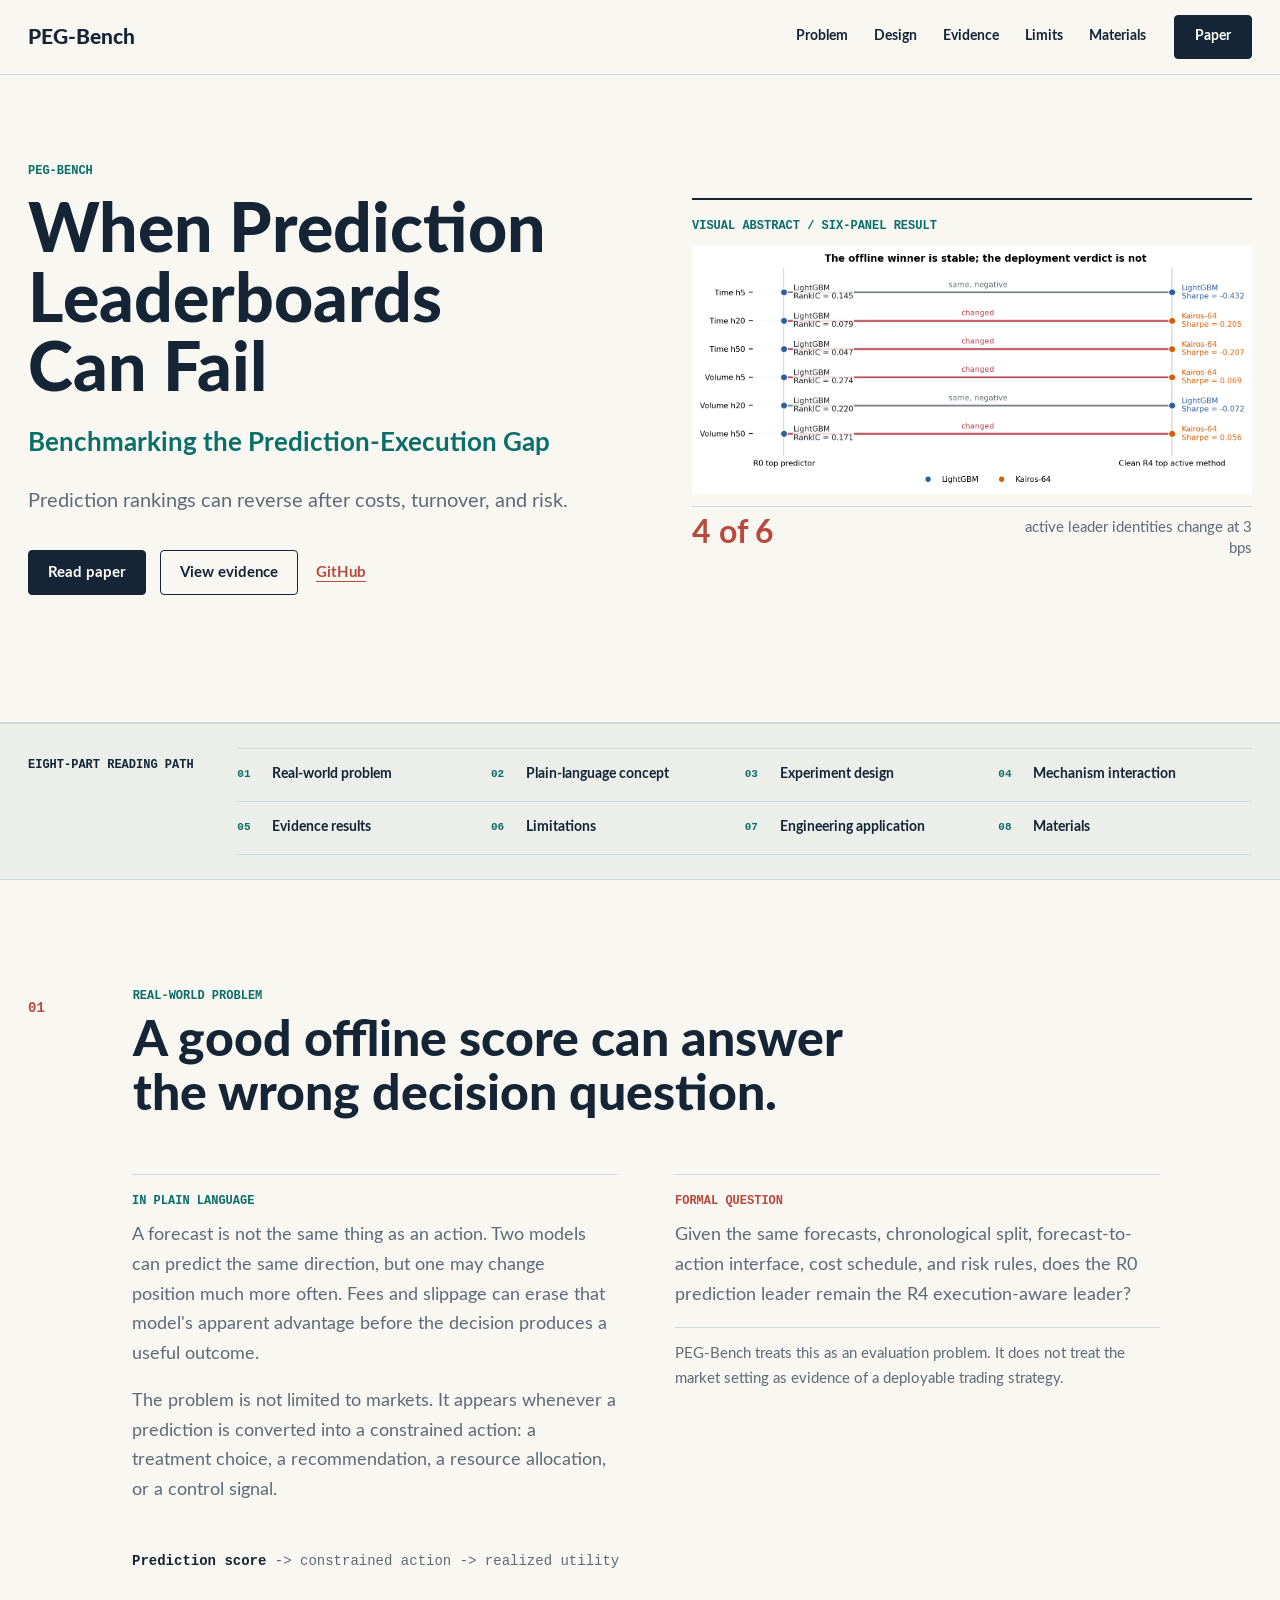
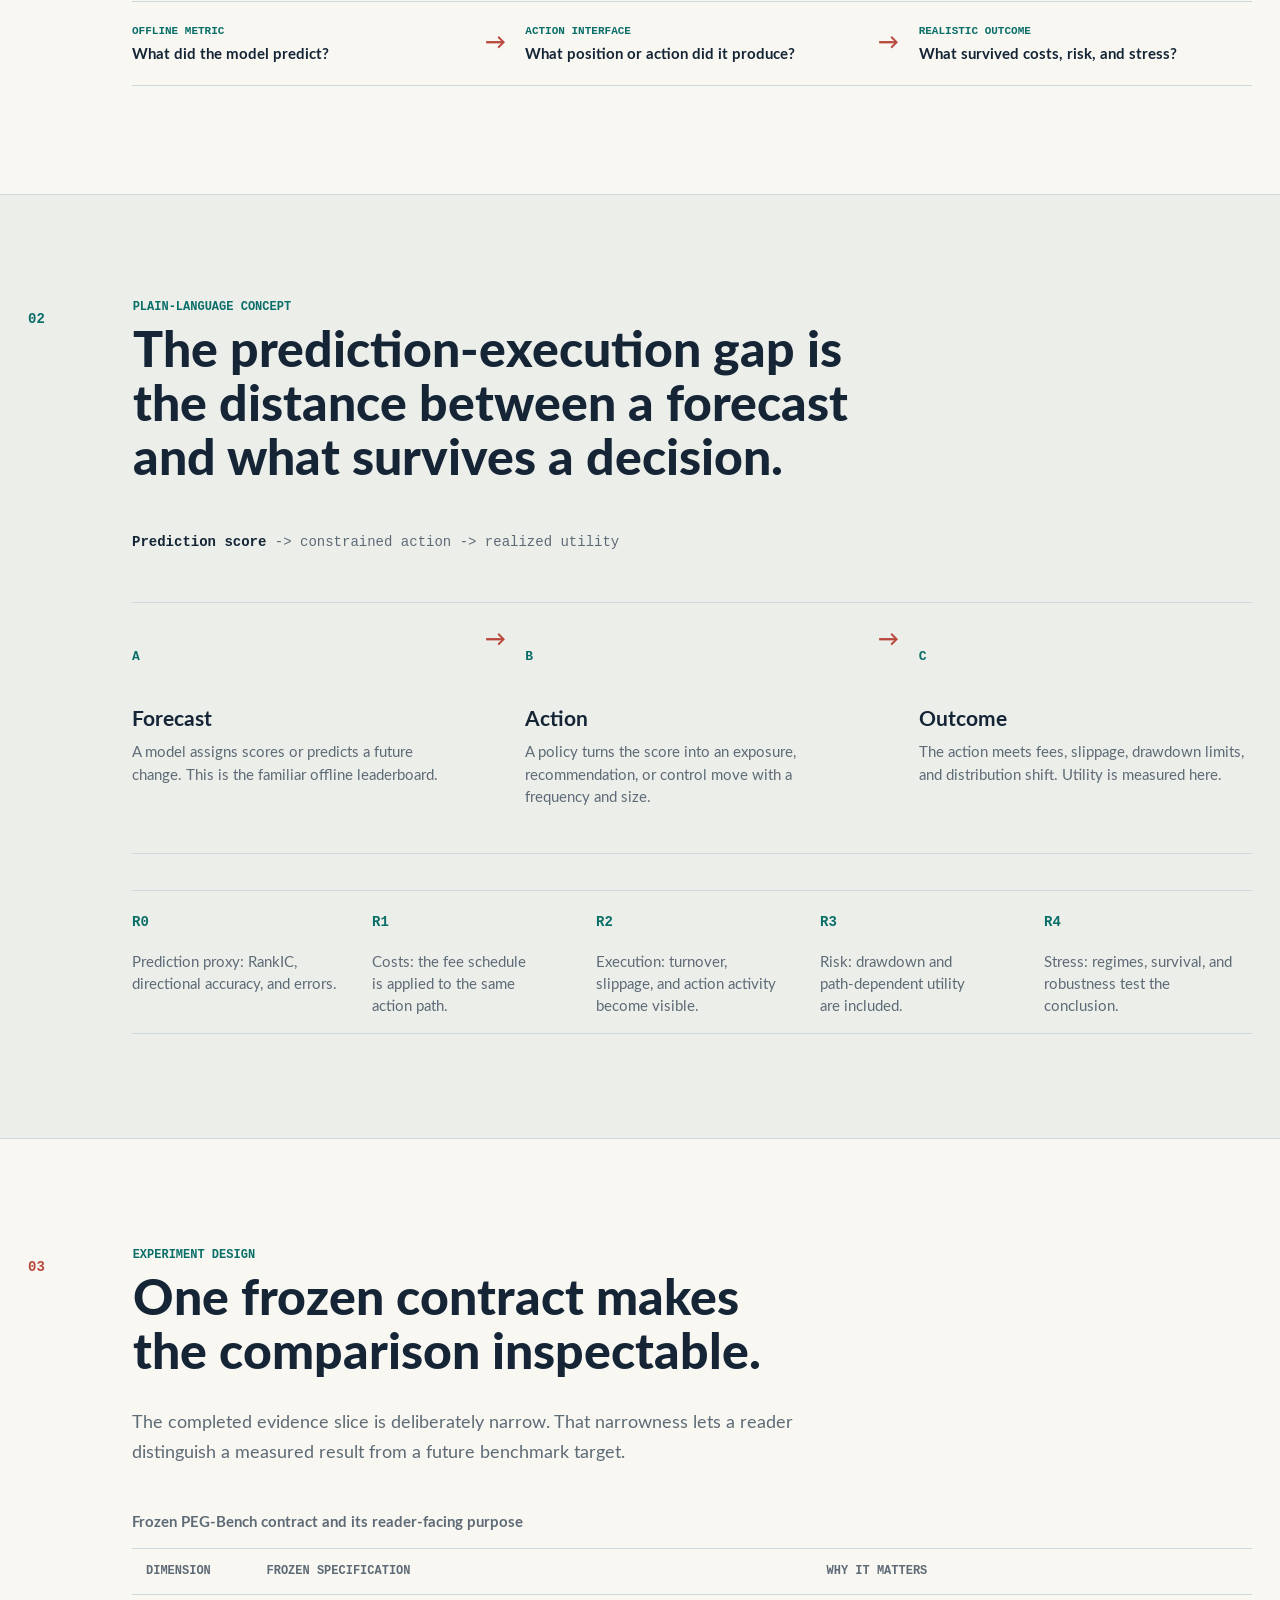
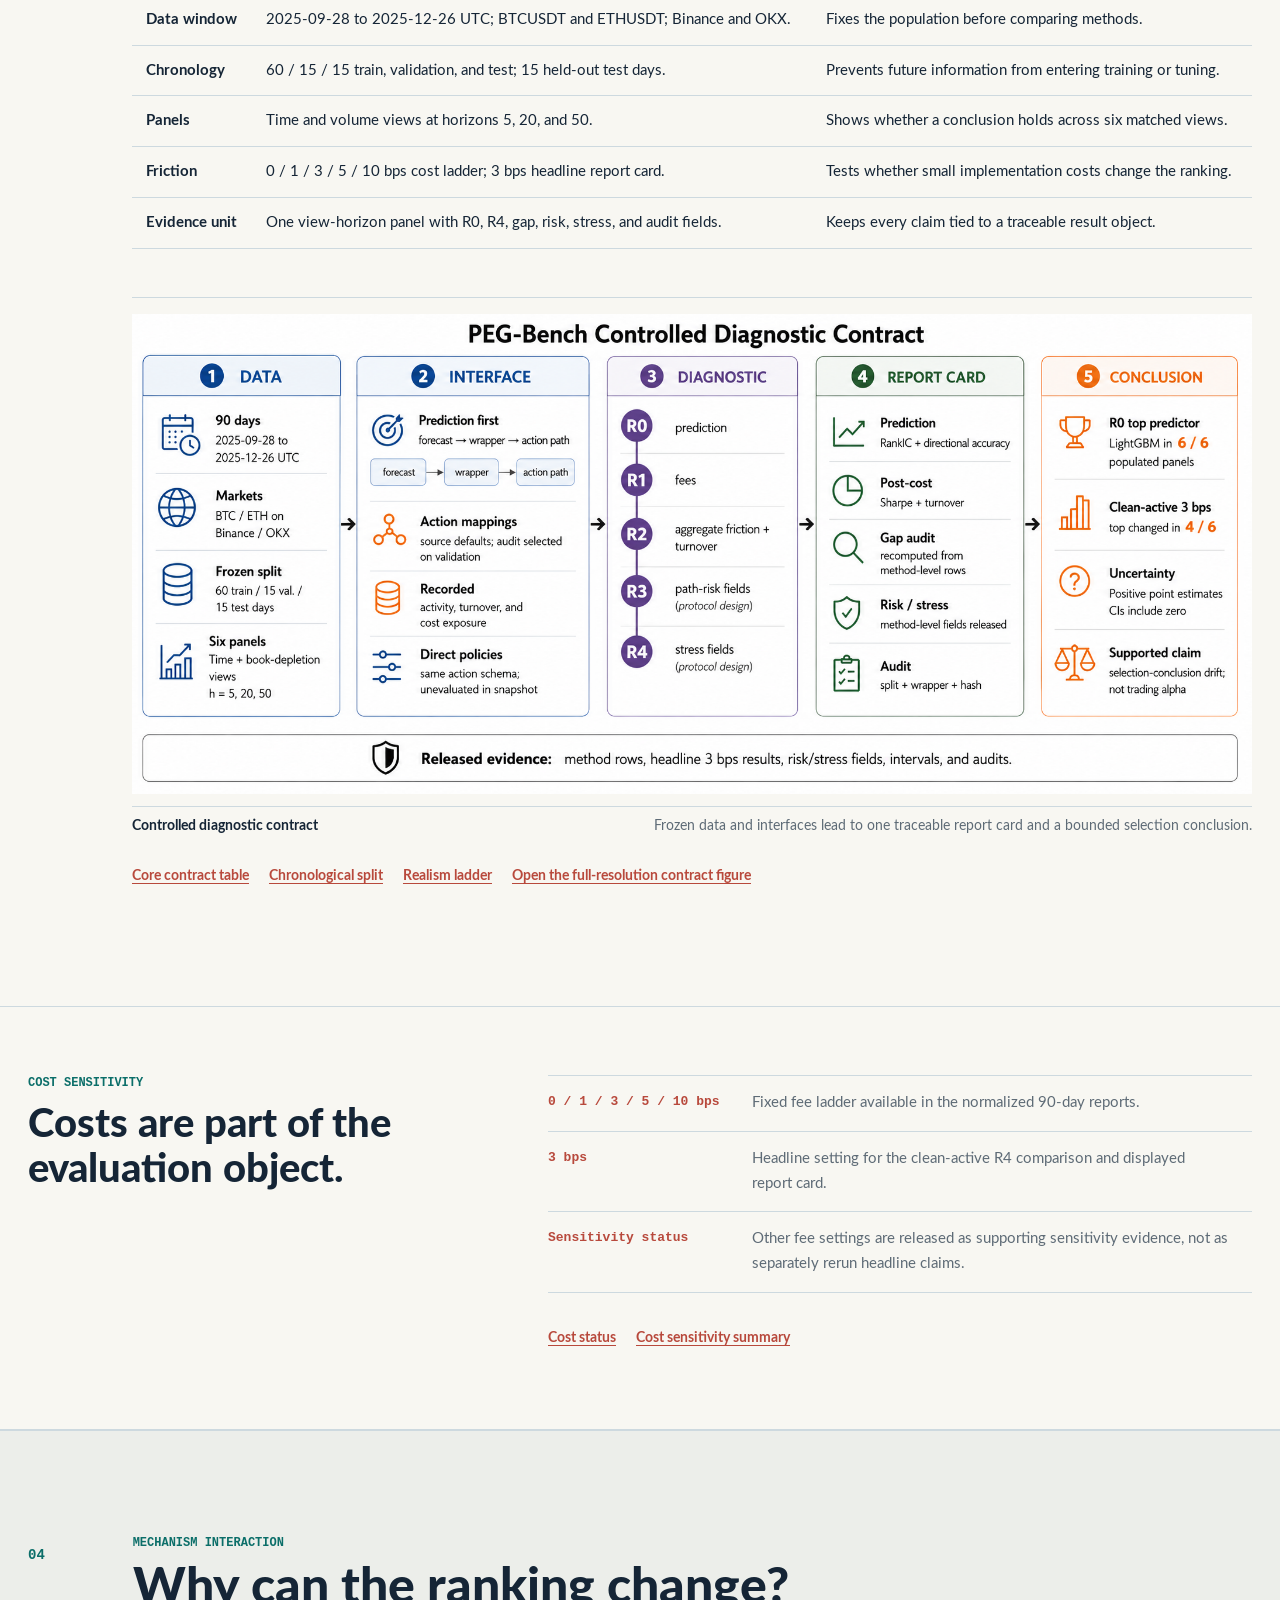
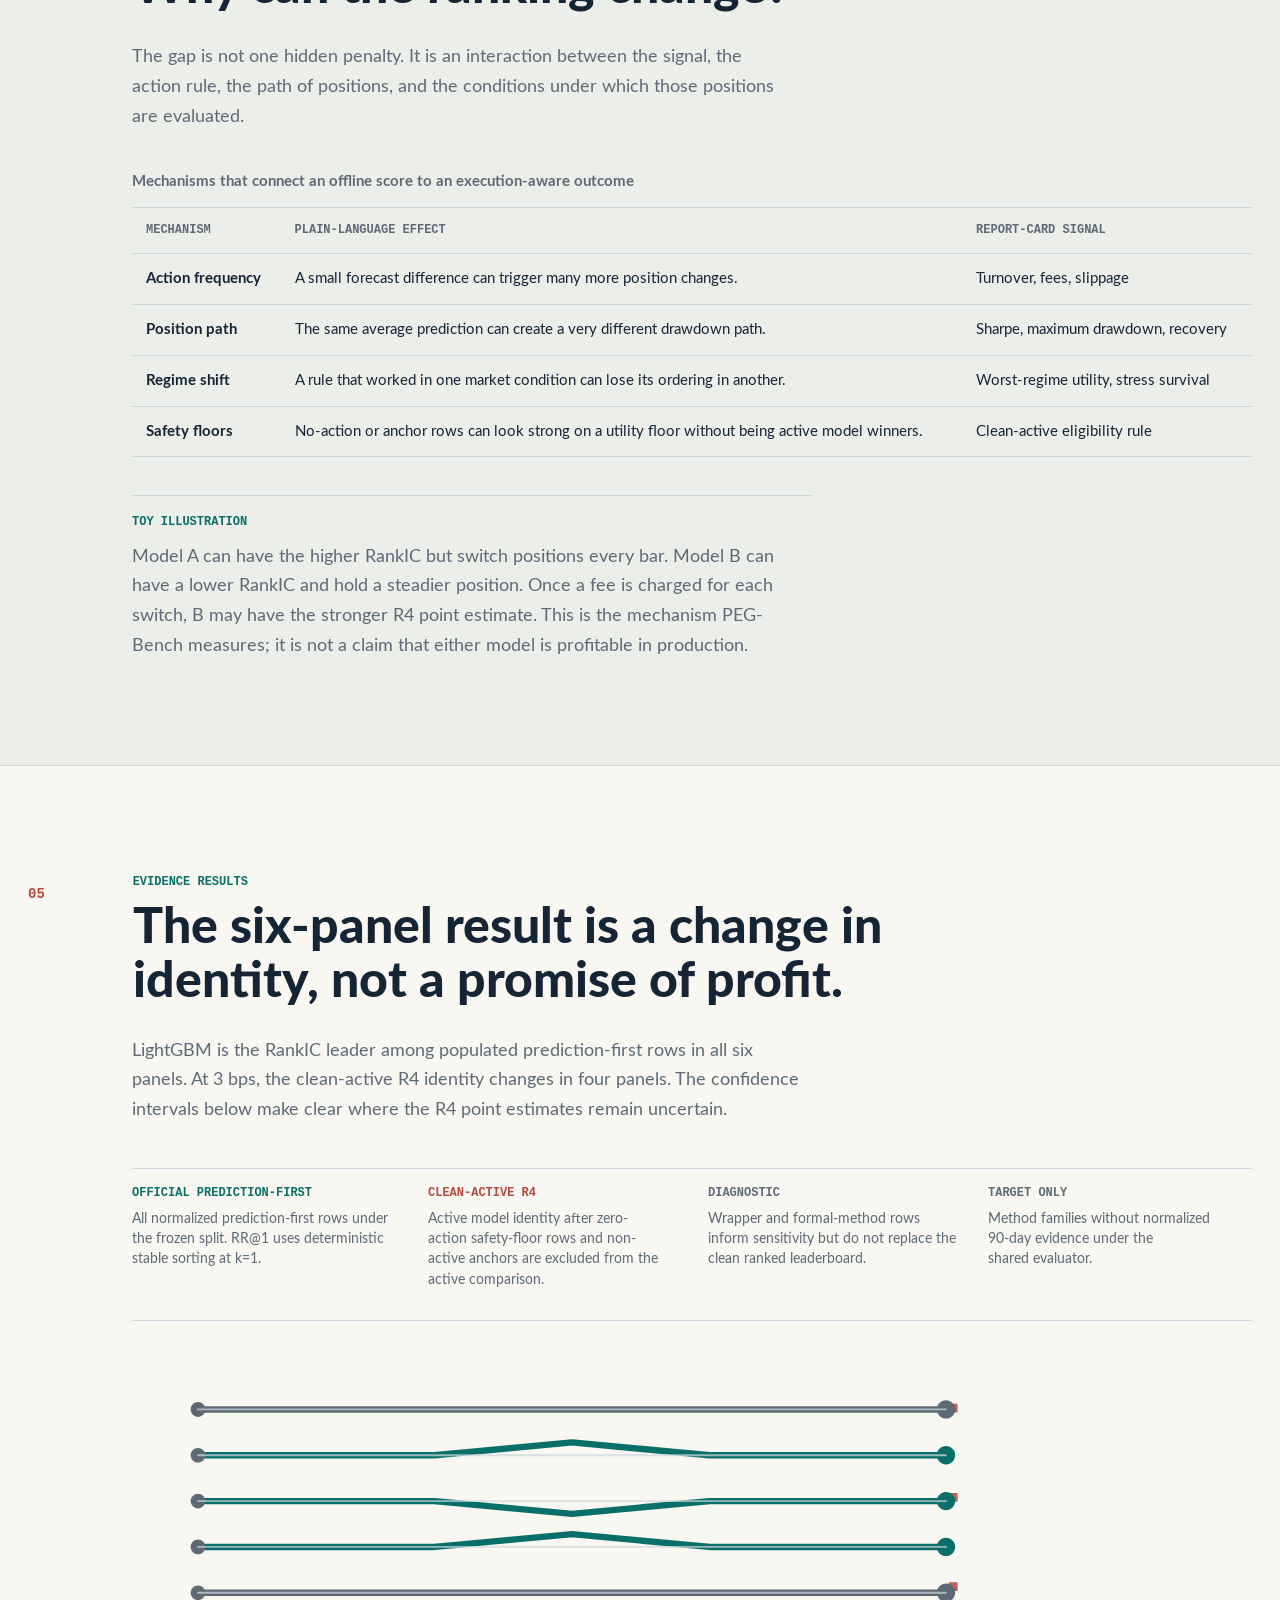
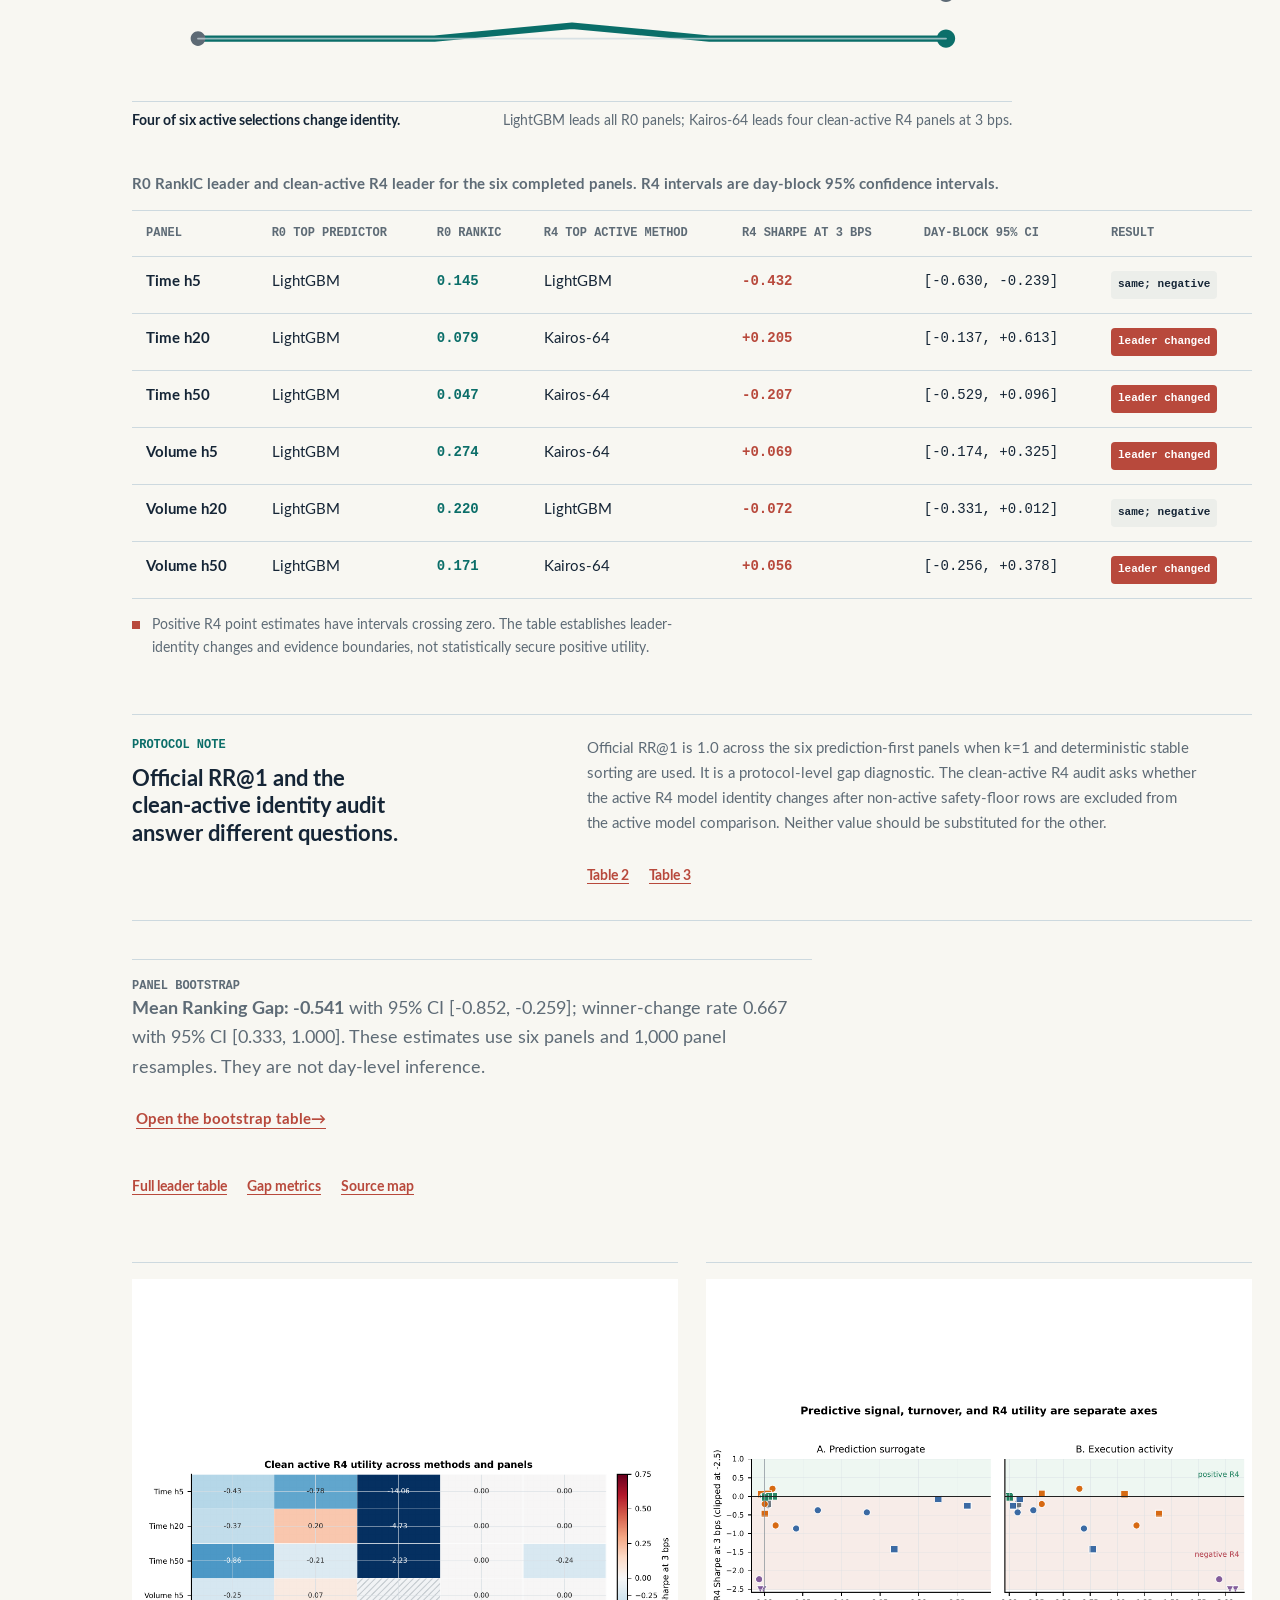
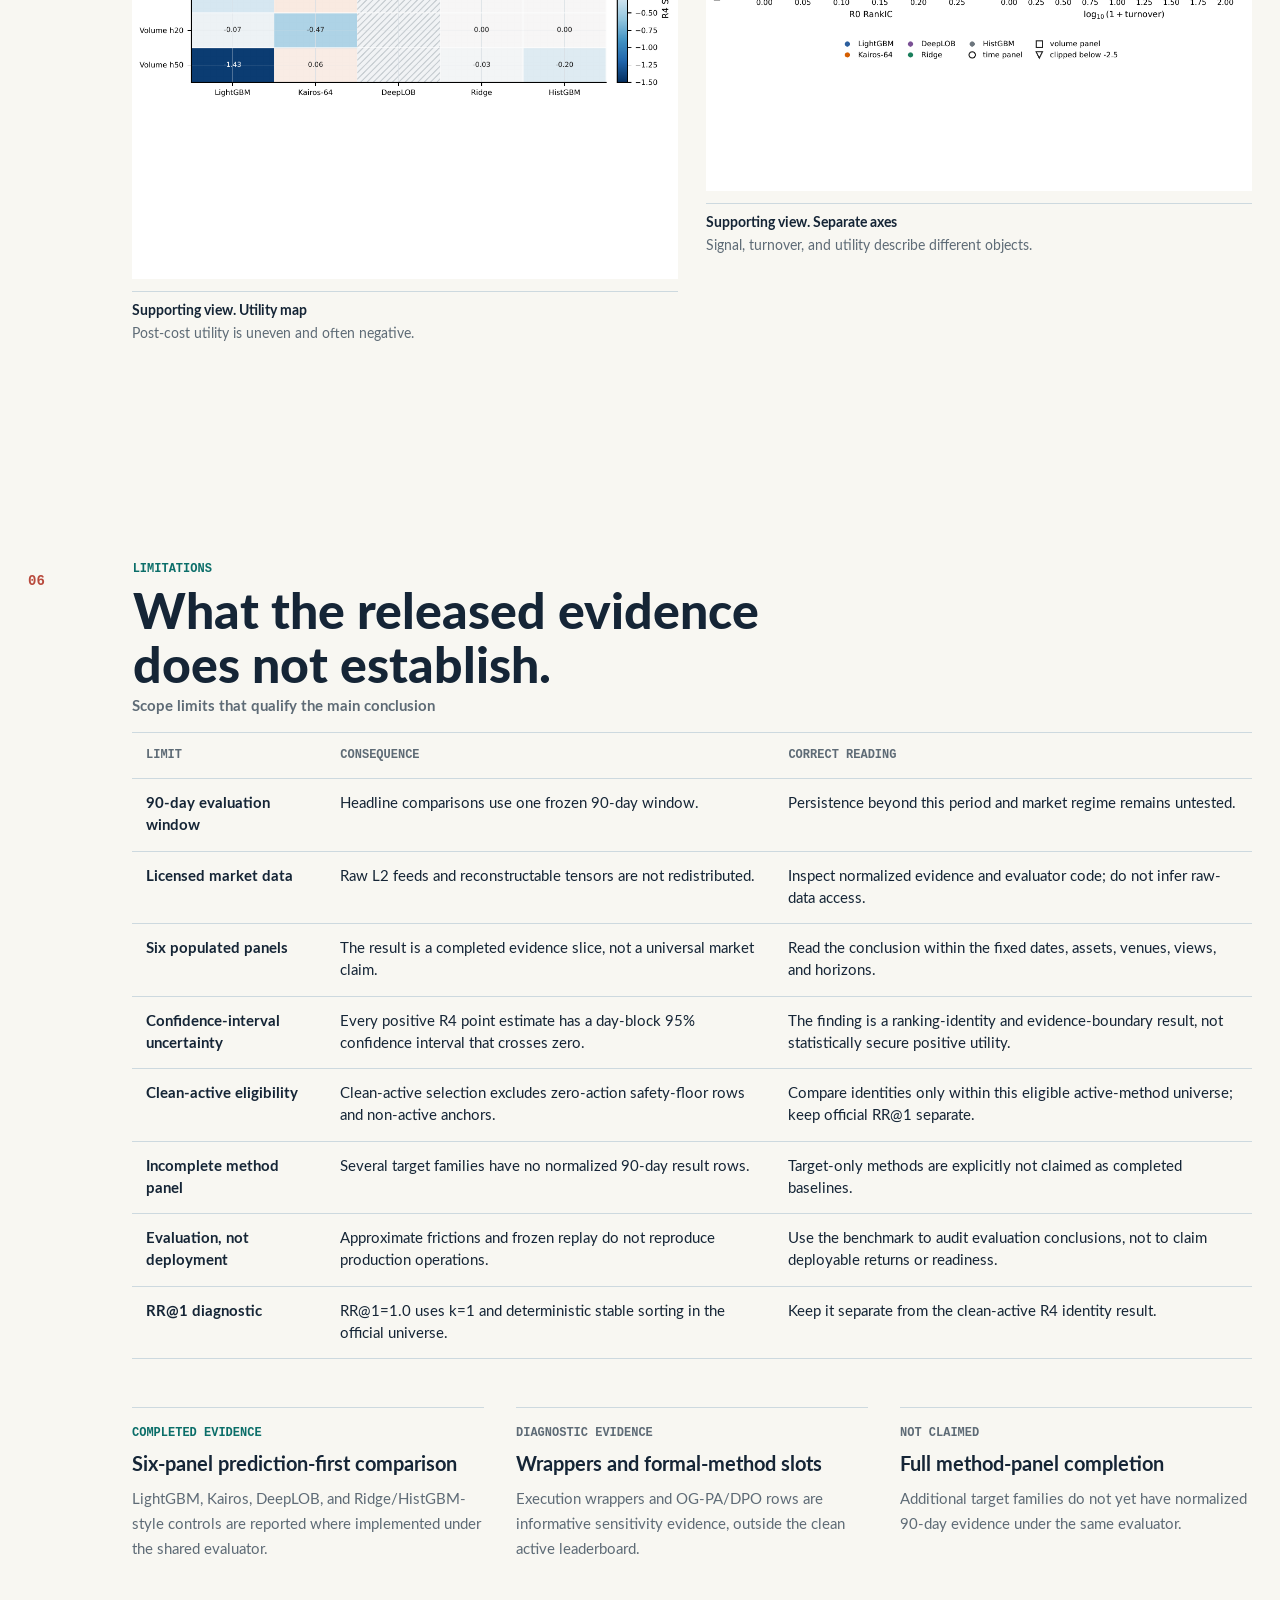
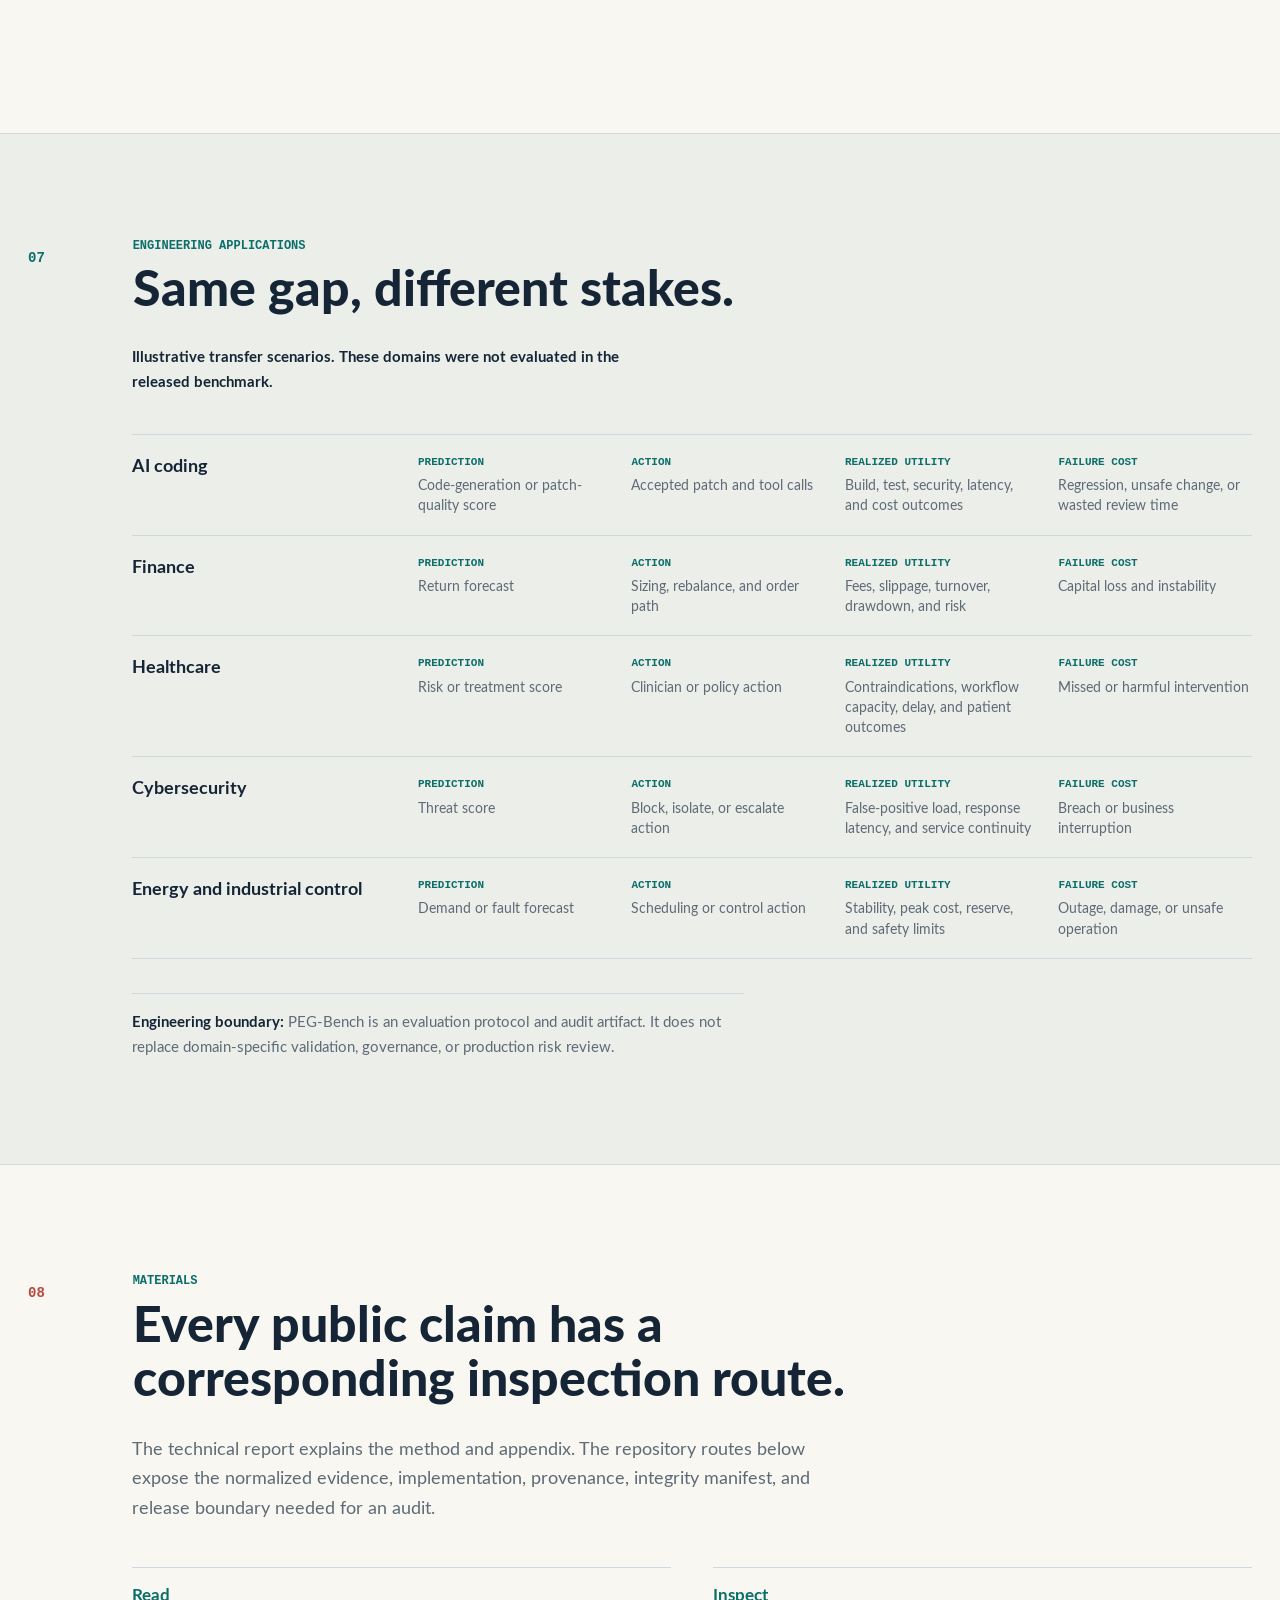
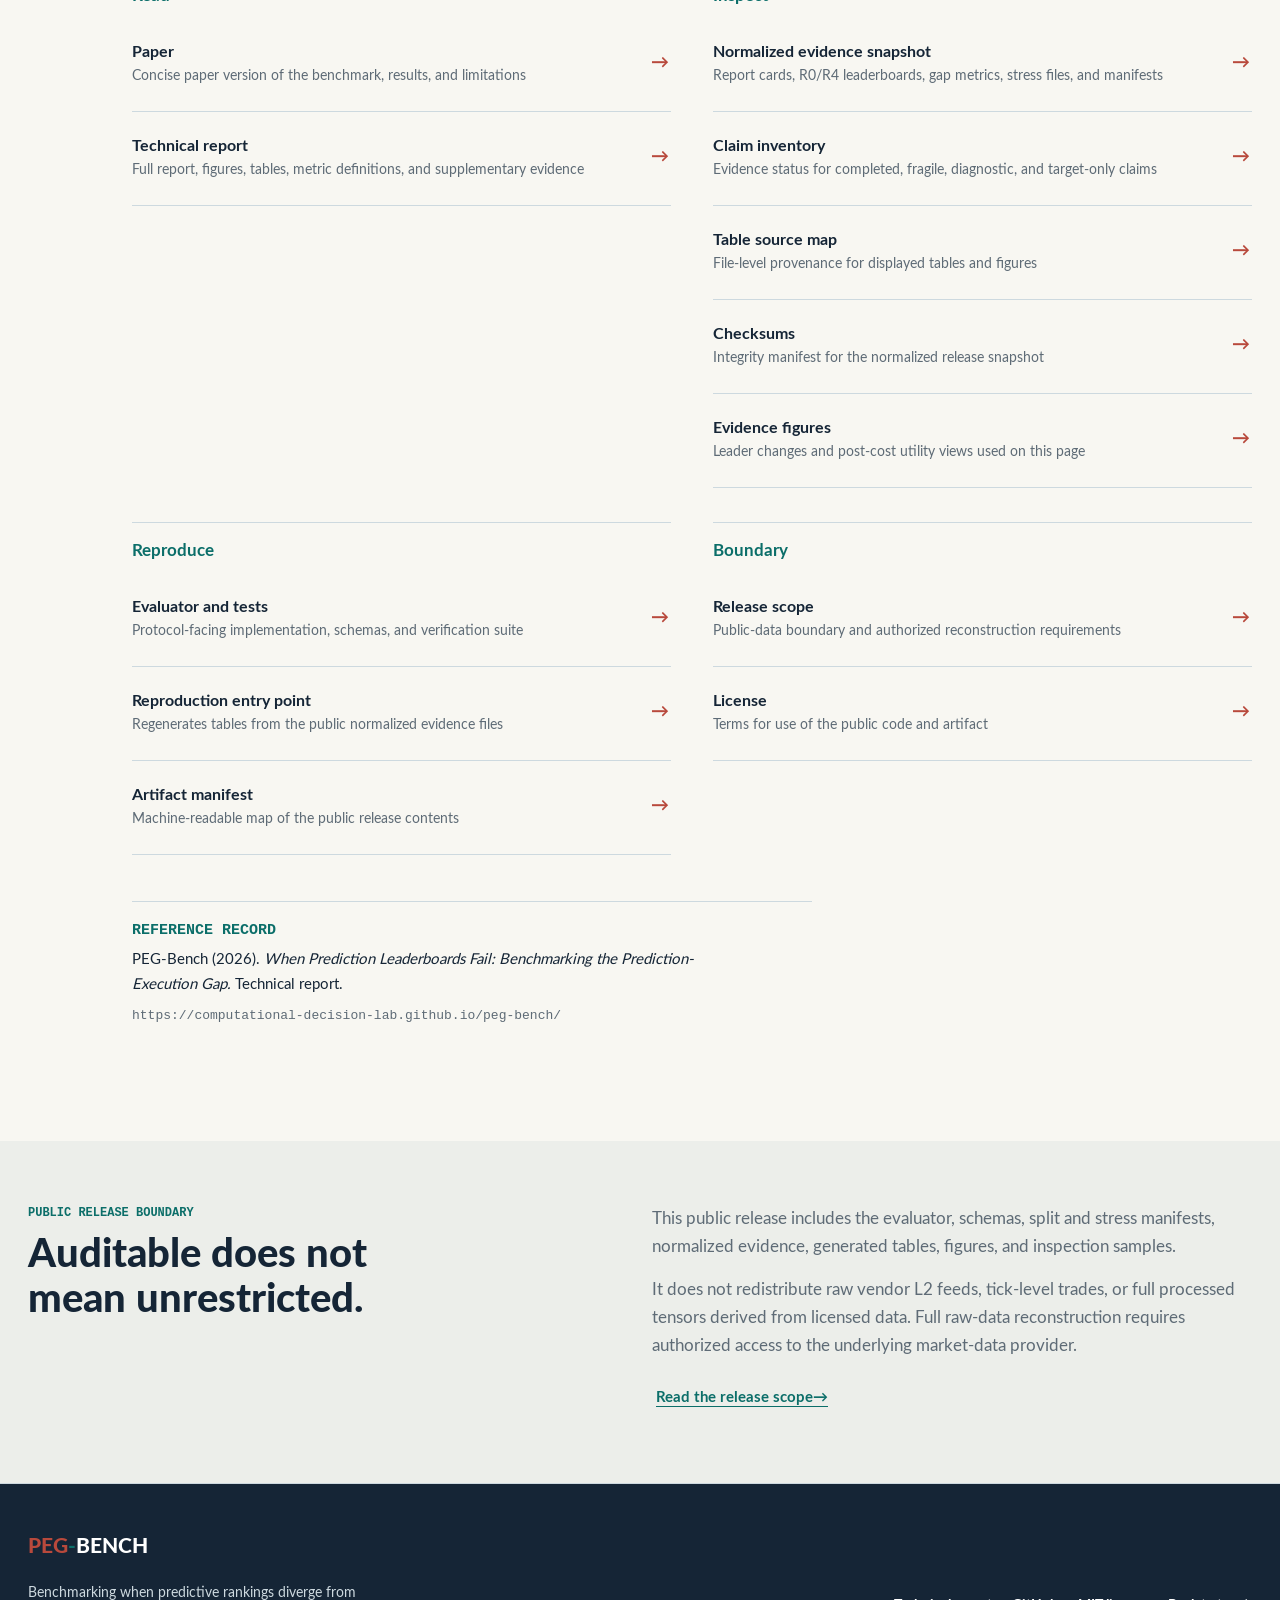
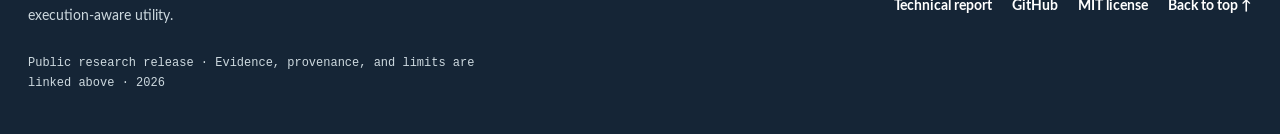
<file: docs/index.html>
<!doctype html>
<html lang="en">
<head>
  <meta charset="utf-8">
  <meta name="viewport" content="width=device-width, initial-scale=1">
  <title>When Prediction Leaderboards Can Fail | PEG-Bench</title>
  <meta name="description" content="PEG-Bench tests when offline prediction rankings fail to preserve execution-aware model selection after costs, turnover, and risk.">
  <link rel="canonical" href="https://computational-decision-lab.github.io/peg-bench/">
  <meta name="theme-color" content="#F8F7F2">
  <meta property="og:type" content="article">
  <meta property="og:site_name" content="PEG-Bench">
  <meta property="og:title" content="When Prediction Leaderboards Can Fail | PEG-Bench">
  <meta property="og:description" content="Prediction rankings can reverse after costs, turnover, and risk.">
  <meta property="og:url" content="https://computational-decision-lab.github.io/peg-bench/">
  <meta property="og:image" content="https://computational-decision-lab.github.io/peg-bench/assets/peg-bench-social.png">
  <meta property="og:image:type" content="image/png">
  <meta property="og:image:width" content="1200">
  <meta property="og:image:height" content="630">
  <meta property="og:image:alt" content="PEG-Bench six-panel leader trace showing four of six identities changing at 3 bps">
  <meta name="twitter:card" content="summary_large_image">
  <meta name="twitter:title" content="When Prediction Leaderboards Can Fail | PEG-Bench">
  <meta name="twitter:description" content="Prediction rankings can reverse after costs, turnover, and risk.">
  <meta name="twitter:image" content="https://computational-decision-lab.github.io/peg-bench/assets/peg-bench-social.png">
  <meta name="twitter:image:alt" content="PEG-Bench six-panel leader trace showing four of six identities changing at 3 bps">
  <link rel="icon" href="data:image/svg+xml,%3Csvg xmlns='http://www.w3.org/2000/svg' viewBox='0 0 64 64'%3E%3Crect width='64' height='64' fill='%23152536'/%3E%3Cpath d='M13 17h38M13 32h38M13 47h38' stroke='%23B8493C' stroke-width='6'/%3E%3C/svg%3E">
  <link rel="stylesheet" href="./styles.css">
  <script type="application/ld+json">
  {
    "@context": "https://schema.org",
    "@type": "ScholarlyArticle",
    "name": "When Prediction Leaderboards Can Fail",
    "headline": "When Prediction Leaderboards Can Fail",
    "url": "https://computational-decision-lab.github.io/peg-bench/",
    "mainEntityOfPage": "https://computational-decision-lab.github.io/peg-bench/",
    "dateModified": "2026-08-05",
    "inLanguage": "en",
    "isAccessibleForFree": true,
    "abstract": "PEG-Bench tests when offline prediction rankings fail to preserve execution-aware model selection after costs, turnover, and risk.",
    "keywords": ["benchmark", "sequential decision making", "execution-aware evaluation", "limit order book"],
    "image": "https://computational-decision-lab.github.io/peg-bench/assets/peg-bench-social.png",
    "encoding": {
      "@type": "MediaObject",
      "contentUrl": "https://computational-decision-lab.github.io/peg-bench/assets/peg-bench-technical-report.pdf",
      "encodingFormat": "application/pdf"
    }
  }
  </script>
</head>
<body>
  <a class="skip-link" href="#main">Skip to content</a>
  <header class="site-header">
    <nav class="nav shell" aria-label="Primary navigation">
      <a class="wordmark" href="#top" aria-label="PEG-Bench overview">PEG-Bench</a>
      <div class="nav-primary" aria-label="Research sections">
        <a href="#problem">Problem</a>
        <a href="#design">Design</a>
        <a href="#results">Evidence</a>
        <a href="#limits">Limits</a>
        <a href="#materials">Materials</a>
      </div>
      <a class="nav-paper" href="./assets/peg-bench-technical-report.pdf">Paper</a>
      <details class="mobile-menu">
        <summary aria-label="Open navigation"><span aria-hidden="true"></span></summary>
        <nav aria-label="Mobile navigation">
          <a href="#problem">Problem</a>
          <a href="#concept">Concept</a>
          <a href="#design">Design</a>
          <a href="#mechanism">Mechanism</a>
          <a href="#results">Evidence</a>
          <a href="#limits">Limits</a>
          <a href="#engineering">Applications</a>
          <a href="#materials">Materials</a>
        </nav>
      </details>
    </nav>
  </header>

  <main id="main">
    <section id="top" class="hero band">
      <div class="shell hero-grid">
        <div class="hero-copy">
          <p class="project-marker">PEG-Bench</p>
          <h1>When Prediction Leaderboards Can Fail</h1>
          <p class="hero-subtitle">Benchmarking the Prediction-Execution Gap</p>
          <p class="hero-thesis">Prediction rankings can reverse after costs, turnover, and risk.</p>
          <div class="hero-actions">
            <a class="button button-primary" href="./assets/peg-bench-technical-report.pdf">Read paper</a>
            <a class="button button-secondary" href="#results">View evidence</a>
            <a class="text-link" href="https://github.com/computational-decision-lab/peg-bench" target="_blank" rel="noreferrer">GitHub</a>
          </div>
        </div>
        <figure class="hero-evidence">
          <p class="hero-figure-label">Visual abstract / six-panel result</p>
          <img src="./assets/winner-shift.png" width="1567" height="694" fetchpriority="high" alt="Leader-shift slopegraph showing LightGBM as the R0 top predictor and four Kairos-64 leader changes at clean-active R4">
          <figcaption aria-label="4 of 6 active leader identities change at 3 bps"><strong>4 of 6</strong><span>active leader identities change at 3 bps</span></figcaption>
        </figure>
      </div>
    </section>

    <section class="reader-map band" aria-label="Eight-part reading path">
      <div class="shell reader-map-grid">
        <p class="kicker">Eight-part reading path</p>
        <ol>
          <li><a href="#problem"><span>01</span>Real-world problem</a></li>
          <li><a href="#concept"><span>02</span>Plain-language concept</a></li>
          <li><a href="#design"><span>03</span>Experiment design</a></li>
          <li><a href="#mechanism"><span>04</span>Mechanism interaction</a></li>
          <li><a href="#results"><span>05</span>Evidence results</a></li>
          <li><a href="#limits"><span>06</span>Limitations</a></li>
          <li><a href="#engineering"><span>07</span>Engineering application</a></li>
          <li><a href="#materials"><span>08</span>Materials</a></li>
        </ol>
      </div>
    </section>

    <section id="problem" class="section shell numbered-section">
      <span id="thesis" class="anchor-alias" aria-hidden="true"></span>
      <div class="numbered-heading"><span>01</span><div><p class="kicker">Real-world problem</p><h2>A good offline score can answer the wrong decision question.</h2></div></div>
      <div class="problem-grid">
        <div class="plain-reading">
          <p class="plain-label">In plain language</p>
          <p>A forecast is not the same thing as an action. Two models can predict the same direction, but one may change position much more often. Fees and slippage can erase that model's apparent advantage before the decision produces a useful outcome.</p>
          <p>The problem is not limited to markets. It appears whenever a prediction is converted into a constrained action: a treatment choice, a recommendation, a resource allocation, or a control signal.</p>
        </div>
        <div class="formal-reading">
          <p class="plain-label">Formal question</p>
          <p>Given the same forecasts, chronological split, forecast-to-action interface, cost schedule, and risk rules, does the R0 prediction leader remain the R4 execution-aware leader?</p>
          <p class="reading-note">PEG-Bench treats this as an evaluation problem. It does not treat the market setting as evidence of a deployable trading strategy.</p>
        </div>
      </div>
      <p class="decision-chain"><strong>Prediction score</strong> -> constrained action -> realized utility</p>
      <div class="problem-flow" aria-label="The decision chain">
        <div><span>Offline metric</span><strong>What did the model predict?</strong></div><span class="flow-arrow" aria-hidden="true">&rarr;</span>
        <div><span>Action interface</span><strong>What position or action did it produce?</strong></div><span class="flow-arrow" aria-hidden="true">&rarr;</span>
        <div><span>Realistic outcome</span><strong>What survived costs, risk, and stress?</strong></div>
      </div>
    </section>

    <section id="concept" class="concept-band band" aria-labelledby="concept-title">
      <div class="shell">
        <div class="numbered-heading numbered-heading-light"><span>02</span><div><p class="kicker">Plain-language concept</p><h2 id="concept-title">The prediction-execution gap is the distance between a forecast and what survives a decision.</h2></div></div>
        <p class="decision-chain"><strong>Prediction score</strong> -> constrained action -> realized utility</p>
        <div class="concept-flow">
          <article><span class="concept-index">A</span><h3>Forecast</h3><p>A model assigns scores or predicts a future change. This is the familiar offline leaderboard.</p></article>
          <span class="flow-arrow" aria-hidden="true">&rarr;</span>
          <article><span class="concept-index">B</span><h3>Action</h3><p>A policy turns the score into an exposure, recommendation, or control move with a frequency and size.</p></article>
          <span class="flow-arrow" aria-hidden="true">&rarr;</span>
          <article><span class="concept-index">C</span><h3>Outcome</h3><p>The action meets fees, slippage, drawdown limits, and distribution shift. Utility is measured here.</p></article>
        </div>
        <div class="glossary-grid">
          <div><span>R0</span><p>Prediction proxy: RankIC, directional accuracy, and errors.</p></div>
          <div><span>R1</span><p>Costs: the fee schedule is applied to the same action path.</p></div>
          <div><span>R2</span><p>Execution: turnover, slippage, and action activity become visible.</p></div>
          <div><span>R3</span><p>Risk: drawdown and path-dependent utility are included.</p></div>
          <div><span>R4</span><p>Stress: regimes, survival, and robustness test the conclusion.</p></div>
        </div>
      </div>
    </section>

    <section id="design" class="section shell numbered-section">
      <div class="numbered-heading"><span>03</span><div><p class="kicker">Experiment design</p><h2>One frozen contract makes the comparison inspectable.</h2></div></div>
      <p class="section-intro design-intro">The completed evidence slice is deliberately narrow. That narrowness lets a reader distinguish a measured result from a future benchmark target.</p>
      <div class="design-table-wrap">
        <table class="design-table">
          <caption>Frozen PEG-Bench contract and its reader-facing purpose</caption>
          <thead><tr><th scope="col">Dimension</th><th scope="col">Frozen specification</th><th scope="col">Why it matters</th></tr></thead>
          <tbody>
            <tr><th scope="row">Data window</th><td data-label="Frozen specification">2025-09-28 to 2025-12-26 UTC; BTCUSDT and ETHUSDT; Binance and OKX.</td><td data-label="Why it matters">Fixes the population before comparing methods.</td></tr>
            <tr><th scope="row">Chronology</th><td data-label="Frozen specification">60 / 15 / 15 train, validation, and test; 15 held-out test days.</td><td data-label="Why it matters">Prevents future information from entering training or tuning.</td></tr>
            <tr><th scope="row">Panels</th><td data-label="Frozen specification">Time and volume views at horizons 5, 20, and 50.</td><td data-label="Why it matters">Shows whether a conclusion holds across six matched views.</td></tr>
            <tr><th scope="row">Friction</th><td data-label="Frozen specification">0 / 1 / 3 / 5 / 10 bps cost ladder; 3 bps headline report card.</td><td data-label="Why it matters">Tests whether small implementation costs change the ranking.</td></tr>
            <tr><th scope="row">Evidence unit</th><td data-label="Frozen specification">One view-horizon panel with R0, R4, gap, risk, stress, and audit fields.</td><td data-label="Why it matters">Keeps every claim tied to a traceable result object.</td></tr>
          </tbody>
        </table>
      </div>
      <figure class="contract-figure">
        <img src="./assets/peg-controlled-diagnostic-contract.png" width="1916" height="821" loading="lazy" alt="Controlled diagnostic contract connecting a frozen 90-day six-panel data design, shared action interface, R0-to-R4 diagnostic, unified report card, and the bounded result that four of six clean-active leader identities change at 3 bps without establishing trading alpha">
        <figcaption><strong>Controlled diagnostic contract</strong><span>Frozen data and interfaces lead to one traceable report card and a bounded selection conclusion.</span></figcaption>
      </figure>
      <p class="inline-links"><a href="https://github.com/computational-decision-lab/peg-bench/blob/main/paper_tables/generated_20260503/table_01_core_contract.md" target="_blank" rel="noreferrer">Core contract table</a><a href="https://github.com/computational-decision-lab/peg-bench/blob/main/paper_tables/generated_20260503/table_09_split.md" target="_blank" rel="noreferrer">Chronological split</a><a href="https://github.com/computational-decision-lab/peg-bench/blob/main/paper_tables/generated_20260503/table_10_realism_ladder.md" target="_blank" rel="noreferrer">Realism ladder</a><a href="./assets/peg-controlled-diagnostic-contract.png" target="_blank" rel="noreferrer">Open the full-resolution contract figure</a></p>
    </section>

    <section class="cost-band band" aria-labelledby="cost-title">
      <div class="shell cost-grid">
        <div>
          <p class="kicker">Cost sensitivity</p>
          <h2 id="cost-title">Costs are part of the evaluation object.</h2>
        </div>
        <div class="cost-list">
          <div><span>0 / 1 / 3 / 5 / 10 bps</span><p>Fixed fee ladder available in the normalized 90-day reports.</p></div>
          <div><span>3 bps</span><p>Headline setting for the clean-active R4 comparison and displayed report card.</p></div>
          <div><span>Sensitivity status</span><p>Other fee settings are released as supporting sensitivity evidence, not as separately rerun headline claims.</p></div>
        </div>
        <p class="inline-links"><a href="https://github.com/computational-decision-lab/peg-bench/blob/main/paper_tables/generated_20260503/table_11_cost_status.md" target="_blank" rel="noreferrer">Cost status</a><a href="https://github.com/computational-decision-lab/peg-bench/blob/main/paper_tables/generated_20260503/cost_sensitivity_summary_90d.md" target="_blank" rel="noreferrer">Cost sensitivity summary</a></p>
      </div>
    </section>

    <section id="mechanism" class="mechanism-band band" aria-labelledby="mechanism-title">
      <div class="shell">
        <div class="numbered-heading numbered-heading-light"><span>04</span><div><p class="kicker">Mechanism interaction</p><h2 id="mechanism-title">Why can the ranking change?</h2></div></div>
        <p class="mechanism-lede">The gap is not one hidden penalty. It is an interaction between the signal, the action rule, the path of positions, and the conditions under which those positions are evaluated.</p>
        <div class="mechanism-table-wrap">
          <table class="mechanism-table">
            <caption>Mechanisms that connect an offline score to an execution-aware outcome</caption>
            <thead><tr><th scope="col">Mechanism</th><th scope="col">Plain-language effect</th><th scope="col">Report-card signal</th></tr></thead>
            <tbody>
              <tr><th scope="row">Action frequency</th><td data-label="Plain-language effect">A small forecast difference can trigger many more position changes.</td><td data-label="Report-card signal">Turnover, fees, slippage</td></tr>
              <tr><th scope="row">Position path</th><td data-label="Plain-language effect">The same average prediction can create a very different drawdown path.</td><td data-label="Report-card signal">Sharpe, maximum drawdown, recovery</td></tr>
              <tr><th scope="row">Regime shift</th><td data-label="Plain-language effect">A rule that worked in one market condition can lose its ordering in another.</td><td data-label="Report-card signal">Worst-regime utility, stress survival</td></tr>
              <tr><th scope="row">Safety floors</th><td data-label="Plain-language effect">No-action or anchor rows can look strong on a utility floor without being active model winners.</td><td data-label="Report-card signal">Clean-active eligibility rule</td></tr>
            </tbody>
          </table>
        </div>
        <div class="mechanism-example">
          <p class="quote-label">Toy illustration</p>
          <p>Model A can have the higher RankIC but switch positions every bar. Model B can have a lower RankIC and hold a steadier position. Once a fee is charged for each switch, B may have the stronger R4 point estimate. This is the mechanism PEG-Bench measures; it is not a claim that either model is profitable in production.</p>
        </div>
      </div>
    </section>

    <section id="results" class="section shell numbered-section">
      <span id="evidence" class="anchor-alias" aria-hidden="true"></span>
      <div class="numbered-heading"><span>05</span><div><p class="kicker">Evidence results</p><h2>The six-panel result is a change in identity, not a promise of profit.</h2></div></div>
      <p class="section-intro">LightGBM is the RankIC leader among populated prediction-first rows in all six panels. At 3 bps, the clean-active R4 identity changes in four panels. The confidence intervals below make clear where the R4 point estimates remain uncertain.</p>
      <div class="evidence-legend" aria-label="Evidence eligibility definitions">
        <article><p class="evidence-label official">Official prediction-first</p><p>All normalized prediction-first rows under the frozen split. RR@1 uses deterministic stable sorting at k=1.</p></article>
        <article><p class="evidence-label active">Clean-active R4</p><p>Active model identity after zero-action safety-floor rows and non-active anchors are excluded from the active comparison.</p></article>
        <article><p class="evidence-label diagnostic">Diagnostic</p><p>Wrapper and formal-method rows inform sensitivity but do not replace the clean ranked leaderboard.</p></article>
        <article><p class="evidence-label target">Target only</p><p>Method families without normalized 90-day evidence under the shared evaluator.</p></article>
      </div>
      <figure class="ranking-figure" aria-labelledby="ranking-caption">
        <div id="ranking-motion" class="motion-stage" data-lottie-src="./assets/peg-ranking-trace.json" data-motion-state="fallback">
          <img class="motion-fallback" src="./assets/peg-ranking-shift.svg" width="2500" height="2475" loading="lazy" alt="Six-panel comparison showing four active leader identity changes after 3 bps accounting">
          <div class="motion-canvas" aria-hidden="true"></div>
        </div>
        <figcaption id="ranking-caption"><strong>Four of six active selections change identity.</strong> LightGBM leads all R0 panels; Kairos-64 leads four clean-active R4 panels at 3 bps.</figcaption>
      </figure>
      <div class="result-table-wrap">
        <table class="result-table">
          <caption>R0 RankIC leader and clean-active R4 leader for the six completed panels. R4 intervals are day-block 95% confidence intervals.</caption>
          <thead><tr><th scope="col">Panel</th><th scope="col">R0 top predictor</th><th scope="col">R0 RankIC</th><th scope="col">R4 top active method</th><th scope="col">R4 Sharpe at 3 bps</th><th scope="col">Day-block 95% CI</th><th scope="col">Result</th></tr></thead>
          <tbody>
            <tr><th scope="row">Time h5</th><td data-label="R0 top predictor">LightGBM</td><td data-label="R0 RankIC" class="num prediction-value">0.145</td><td data-label="R4 top active method">LightGBM</td><td data-label="R4 Sharpe at 3 bps" class="num execution-value">-0.432</td><td data-label="Day-block 95% CI" class="num">[-0.630, -0.239]</td><td data-label="Result"><span class="status same">same; negative</span></td></tr>
            <tr><th scope="row">Time h20</th><td data-label="R0 top predictor">LightGBM</td><td data-label="R0 RankIC" class="num prediction-value">0.079</td><td data-label="R4 top active method">Kairos-64</td><td data-label="R4 Sharpe at 3 bps" class="num execution-value">+0.205</td><td data-label="Day-block 95% CI" class="num">[-0.137, +0.613]</td><td data-label="Result"><span class="status changed">leader changed</span></td></tr>
            <tr><th scope="row">Time h50</th><td data-label="R0 top predictor">LightGBM</td><td data-label="R0 RankIC" class="num prediction-value">0.047</td><td data-label="R4 top active method">Kairos-64</td><td data-label="R4 Sharpe at 3 bps" class="num execution-value">-0.207</td><td data-label="Day-block 95% CI" class="num">[-0.529, +0.096]</td><td data-label="Result"><span class="status changed">leader changed</span></td></tr>
            <tr><th scope="row">Volume h5</th><td data-label="R0 top predictor">LightGBM</td><td data-label="R0 RankIC" class="num prediction-value">0.274</td><td data-label="R4 top active method">Kairos-64</td><td data-label="R4 Sharpe at 3 bps" class="num execution-value">+0.069</td><td data-label="Day-block 95% CI" class="num">[-0.174, +0.325]</td><td data-label="Result"><span class="status changed">leader changed</span></td></tr>
            <tr><th scope="row">Volume h20</th><td data-label="R0 top predictor">LightGBM</td><td data-label="R0 RankIC" class="num prediction-value">0.220</td><td data-label="R4 top active method">LightGBM</td><td data-label="R4 Sharpe at 3 bps" class="num execution-value">-0.072</td><td data-label="Day-block 95% CI" class="num">[-0.331, +0.012]</td><td data-label="Result"><span class="status same">same; negative</span></td></tr>
            <tr><th scope="row">Volume h50</th><td data-label="R0 top predictor">LightGBM</td><td data-label="R0 RankIC" class="num prediction-value">0.171</td><td data-label="R4 top active method">Kairos-64</td><td data-label="R4 Sharpe at 3 bps" class="num execution-value">+0.056</td><td data-label="Day-block 95% CI" class="num">[-0.256, +0.378]</td><td data-label="Result"><span class="status changed">leader changed</span></td></tr>
          </tbody>
        </table>
      </div>
      <p class="table-note"><span class="note-dot" aria-hidden="true"></span> Positive R4 point estimates have intervals crossing zero. The table establishes leader-identity changes and evidence boundaries, not statistically secure positive utility.</p>
      <div class="protocol-caveat">
        <div><p class="quote-label">Protocol note</p><h3>Official RR@1 and the clean-active identity audit answer different questions.</h3></div>
        <div><p>Official RR@1 is 1.0 across the six prediction-first panels when k=1 and deterministic stable sorting are used. It is a protocol-level gap diagnostic. The clean-active R4 audit asks whether the active R4 model identity changes after non-active safety-floor rows are excluded from the active model comparison. Neither value should be substituted for the other.</p><p class="inline-links"><a href="https://github.com/computational-decision-lab/peg-bench/blob/main/paper_tables/generated_20260503/table_02_r0_r4_leaders.md" target="_blank" rel="noreferrer">Table 2</a><a href="https://github.com/computational-decision-lab/peg-bench/blob/main/paper_tables/generated_20260503/table_03_gap_metrics.md" target="_blank" rel="noreferrer">Table 3</a></p></div>
      </div>
      <div class="results-uncertainty">
        <p class="quote-label">Panel bootstrap</p>
        <p><strong>Mean Ranking Gap: -0.541</strong> with 95% CI [-0.852, -0.259]; winner-change rate 0.667 with 95% CI [0.333, 1.000]. These estimates use six panels and 1,000 panel resamples. They are not day-level inference.</p>
        <a class="text-link" href="https://github.com/computational-decision-lab/peg-bench/blob/main/paper_tables/generated_20260503/table_18_panel_bootstrap.md" target="_blank" rel="noreferrer">Open the bootstrap table <span aria-hidden="true">&rarr;</span></a>
      </div>
      <div class="results-links inline-links"><a href="https://github.com/computational-decision-lab/peg-bench/blob/main/paper_tables/generated_20260503/table_02_r0_r4_leaders.md" target="_blank" rel="noreferrer">Full leader table</a><a href="https://github.com/computational-decision-lab/peg-bench/blob/main/paper_tables/generated_20260503/table_03_gap_metrics.md" target="_blank" rel="noreferrer">Gap metrics</a><a href="https://github.com/computational-decision-lab/peg-bench/blob/main/artifact_snapshot/release/table_source_map.csv" target="_blank" rel="noreferrer">Source map</a></div>
      <div class="figure-grid">
        <figure class="figure-card figure-card-heatmap"><img src="./assets/r4-sharpe-heatmap.png" width="1038" height="600" loading="lazy" alt="Heatmap of clean-active R4 Sharpe across methods and time or volume panels"><figcaption><strong>Supporting view. Utility map</strong><span>Post-cost utility is uneven and often negative.</span></figcaption></figure>
        <figure class="figure-card figure-card-scatter"><img src="./assets/rankic-vs-r4-sharpe.png" width="1038" height="512" loading="lazy" alt="Scatter plots separating R0 RankIC, execution activity, and R4 Sharpe"><figcaption><strong>Supporting view. Separate axes</strong><span>Signal, turnover, and utility describe different objects.</span></figcaption></figure>
      </div>
    </section>

    <section id="limits" class="section shell numbered-section">
      <div class="numbered-heading"><span>06</span><div><p class="kicker">Limitations</p><h2>What the released evidence does not establish.</h2></div></div>
      <div class="limits-table-wrap">
        <table class="limits-table">
          <caption>Scope limits that qualify the main conclusion</caption>
          <thead><tr><th scope="col">Limit</th><th scope="col">Consequence</th><th scope="col">Correct reading</th></tr></thead>
          <tbody>
            <tr><th scope="row">90-day evaluation window</th><td data-label="Consequence">Headline comparisons use one frozen 90-day window.</td><td data-label="Correct reading">Persistence beyond this period and market regime remains untested.</td></tr>
            <tr><th scope="row">Licensed market data</th><td data-label="Consequence">Raw L2 feeds and reconstructable tensors are not redistributed.</td><td data-label="Correct reading">Inspect normalized evidence and evaluator code; do not infer raw-data access.</td></tr>
            <tr><th scope="row">Six populated panels</th><td data-label="Consequence">The result is a completed evidence slice, not a universal market claim.</td><td data-label="Correct reading">Read the conclusion within the fixed dates, assets, venues, views, and horizons.</td></tr>
            <tr><th scope="row">Confidence-interval uncertainty</th><td data-label="Consequence">Every positive R4 point estimate has a day-block 95% confidence interval that crosses zero.</td><td data-label="Correct reading">The finding is a ranking-identity and evidence-boundary result, not statistically secure positive utility.</td></tr>
            <tr><th scope="row">Clean-active eligibility</th><td data-label="Consequence">Clean-active selection excludes zero-action safety-floor rows and non-active anchors.</td><td data-label="Correct reading">Compare identities only within this eligible active-method universe; keep official RR@1 separate.</td></tr>
            <tr><th scope="row">Incomplete method panel</th><td data-label="Consequence">Several target families have no normalized 90-day result rows.</td><td data-label="Correct reading">Target-only methods are explicitly not claimed as completed baselines.</td></tr>
            <tr><th scope="row">Evaluation, not deployment</th><td data-label="Consequence">Approximate frictions and frozen replay do not reproduce production operations.</td><td data-label="Correct reading">Use the benchmark to audit evaluation conclusions, not to claim deployable returns or readiness.</td></tr>
            <tr><th scope="row">RR@1 diagnostic</th><td data-label="Consequence">RR@1=1.0 uses k=1 and deterministic stable sorting in the official universe.</td><td data-label="Correct reading">Keep it separate from the clean-active R4 identity result.</td></tr>
          </tbody>
        </table>
      </div>
      <div class="claim-status-grid">
        <article class="status-panel completed"><p class="status-label">Completed evidence</p><h3>Six-panel prediction-first comparison</h3><p>LightGBM, Kairos, DeepLOB, and Ridge/HistGBM-style controls are reported where implemented under the shared evaluator.</p></article>
        <article class="status-panel diagnostic"><p class="status-label">Diagnostic evidence</p><h3>Wrappers and formal-method slots</h3><p>Execution wrappers and OG-PA/DPO rows are informative sensitivity evidence, outside the clean active leaderboard.</p></article>
        <article class="status-panel pending"><p class="status-label">Not claimed</p><h3>Full method-panel completion</h3><p>Additional target families do not yet have normalized 90-day evidence under the same evaluator.</p></article>
      </div>
    </section>

    <section id="engineering" class="engineering-band band" aria-labelledby="engineering-title">
      <div class="shell">
        <div class="numbered-heading numbered-heading-light"><span>07</span><div><p class="kicker">Engineering applications</p><h2 id="engineering-title">Same gap, different stakes.</h2></div></div>
        <p class="transfer-disclosure">Illustrative transfer scenarios. These domains were not evaluated in the released benchmark.</p>
        <div class="application-matrix">
          <article class="application-row">
            <h3>AI coding</h3>
            <dl>
              <div><dt>Prediction</dt><dd>Code-generation or patch-quality score</dd></div>
              <div><dt>Action</dt><dd>Accepted patch and tool calls</dd></div>
              <div><dt>Realized utility</dt><dd>Build, test, security, latency, and cost outcomes</dd></div>
              <div><dt>Failure cost</dt><dd>Regression, unsafe change, or wasted review time</dd></div>
            </dl>
          </article>
          <article class="application-row">
            <h3>Finance</h3>
            <dl>
              <div><dt>Prediction</dt><dd>Return forecast</dd></div>
              <div><dt>Action</dt><dd>Sizing, rebalance, and order path</dd></div>
              <div><dt>Realized utility</dt><dd>Fees, slippage, turnover, drawdown, and risk</dd></div>
              <div><dt>Failure cost</dt><dd>Capital loss and instability</dd></div>
            </dl>
          </article>
          <article class="application-row">
            <h3>Healthcare</h3>
            <dl>
              <div><dt>Prediction</dt><dd>Risk or treatment score</dd></div>
              <div><dt>Action</dt><dd>Clinician or policy action</dd></div>
              <div><dt>Realized utility</dt><dd>Contraindications, workflow capacity, delay, and patient outcomes</dd></div>
              <div><dt>Failure cost</dt><dd>Missed or harmful intervention</dd></div>
            </dl>
          </article>
          <article class="application-row">
            <h3>Cybersecurity</h3>
            <dl>
              <div><dt>Prediction</dt><dd>Threat score</dd></div>
              <div><dt>Action</dt><dd>Block, isolate, or escalate action</dd></div>
              <div><dt>Realized utility</dt><dd>False-positive load, response latency, and service continuity</dd></div>
              <div><dt>Failure cost</dt><dd>Breach or business interruption</dd></div>
            </dl>
          </article>
          <article class="application-row">
            <h3>Energy and industrial control</h3>
            <dl>
              <div><dt>Prediction</dt><dd>Demand or fault forecast</dd></div>
              <div><dt>Action</dt><dd>Scheduling or control action</dd></div>
              <div><dt>Realized utility</dt><dd>Stability, peak cost, reserve, and safety limits</dd></div>
              <div><dt>Failure cost</dt><dd>Outage, damage, or unsafe operation</dd></div>
            </dl>
          </article>
        </div>
        <p class="engineering-note"><strong>Engineering boundary:</strong> PEG-Bench is an evaluation protocol and audit artifact. It does not replace domain-specific validation, governance, or production risk review.</p>
      </div>
    </section>

    <section id="materials" class="section shell numbered-section">
      <span id="artifact" class="anchor-alias" aria-hidden="true"></span>
      <div class="numbered-heading"><span>08</span><div><p class="kicker">Materials</p><h2>Every public claim has a corresponding inspection route.</h2></div></div>
      <p class="section-intro resource-intro">The technical report explains the method and appendix. The repository routes below expose the normalized evidence, implementation, provenance, integrity manifest, and release boundary needed for an audit.</p>
      <div class="materials-grid">
        <section class="materials-group" aria-labelledby="materials-read">
          <h3 id="materials-read">Read</h3>
          <a class="material-link" href="./assets/peg-bench-paper.pdf"><span><strong>Paper</strong><small>Concise paper version of the benchmark, results, and limitations</small></span><span aria-hidden="true">&rarr;</span></a>
          <a class="material-link" href="./assets/peg-bench-technical-report.pdf"><span><strong>Technical report</strong><small>Full report, figures, tables, metric definitions, and supplementary evidence</small></span><span aria-hidden="true">&rarr;</span></a>
        </section>
        <section class="materials-group" aria-labelledby="materials-inspect">
          <h3 id="materials-inspect">Inspect</h3>
          <a class="material-link" href="https://github.com/computational-decision-lab/peg-bench/tree/main/artifact_snapshot/release" target="_blank" rel="noreferrer"><span><strong>Normalized evidence snapshot</strong><small>Report cards, R0/R4 leaderboards, gap metrics, stress files, and manifests</small></span><span aria-hidden="true">&rarr;</span></a>
          <a class="material-link" href="https://github.com/computational-decision-lab/peg-bench/blob/main/artifact_snapshot/release/claim_inventory.csv" target="_blank" rel="noreferrer"><span><strong>Claim inventory</strong><small>Evidence status for completed, fragile, diagnostic, and target-only claims</small></span><span aria-hidden="true">&rarr;</span></a>
          <a class="material-link" href="https://github.com/computational-decision-lab/peg-bench/blob/main/artifact_snapshot/release/table_source_map.csv" target="_blank" rel="noreferrer"><span><strong>Table source map</strong><small>File-level provenance for displayed tables and figures</small></span><span aria-hidden="true">&rarr;</span></a>
          <a class="material-link" href="https://github.com/computational-decision-lab/peg-bench/blob/main/artifact_snapshot/release/checksums.sha256" target="_blank" rel="noreferrer"><span><strong>Checksums</strong><small>Integrity manifest for the normalized release snapshot</small></span><span aria-hidden="true">&rarr;</span></a>
          <a class="material-link" href="./assets/winner-shift.png"><span><strong>Evidence figures</strong><small>Leader changes and post-cost utility views used on this page</small></span><span aria-hidden="true">&rarr;</span></a>
        </section>
        <section class="materials-group" aria-labelledby="materials-reproduce">
          <h3 id="materials-reproduce">Reproduce</h3>
          <a class="material-link" href="https://github.com/computational-decision-lab/peg-bench/tree/main/src" target="_blank" rel="noreferrer"><span><strong>Evaluator and tests</strong><small>Protocol-facing implementation, schemas, and verification suite</small></span><span aria-hidden="true">&rarr;</span></a>
          <a class="material-link" href="https://github.com/computational-decision-lab/peg-bench/blob/main/artifact_snapshot/scripts/reproduce_tables.py" target="_blank" rel="noreferrer"><span><strong>Reproduction entry point</strong><small>Regenerates tables from the public normalized evidence files</small></span><span aria-hidden="true">&rarr;</span></a>
          <a class="material-link" href="https://github.com/computational-decision-lab/peg-bench/blob/main/metadata/artifact_manifest.json" target="_blank" rel="noreferrer"><span><strong>Artifact manifest</strong><small>Machine-readable map of the public release contents</small></span><span aria-hidden="true">&rarr;</span></a>
        </section>
        <section class="materials-group" aria-labelledby="materials-boundary">
          <h3 id="materials-boundary">Boundary</h3>
          <a class="material-link" href="https://github.com/computational-decision-lab/peg-bench/blob/main/RELEASE_SCOPE.md" target="_blank" rel="noreferrer"><span><strong>Release scope</strong><small>Public-data boundary and authorized reconstruction requirements</small></span><span aria-hidden="true">&rarr;</span></a>
          <a class="material-link" href="https://github.com/computational-decision-lab/peg-bench/blob/main/LICENSE" target="_blank" rel="noreferrer"><span><strong>License</strong><small>Terms for use of the public code and artifact</small></span><span aria-hidden="true">&rarr;</span></a>
        </section>
      </div>
      <div class="citation-block">
        <p class="quote-label">Reference record</p>
        <p>PEG-Bench (2026). <cite>When Prediction Leaderboards Fail: Benchmarking the Prediction-Execution Gap.</cite> Technical report.</p>
        <p class="citation-url">https://computational-decision-lab.github.io/peg-bench/</p>
      </div>
    </section>

    <section class="boundary-band">
      <div class="shell boundary-grid">
        <div><p class="kicker">Public release boundary</p><h2>Auditable does not mean unrestricted.</h2></div>
        <div class="boundary-copy"><p>This public release includes the evaluator, schemas, split and stress manifests, normalized evidence, generated tables, figures, and inspection samples.</p><p>It does not redistribute raw vendor L2 feeds, tick-level trades, or full processed tensors derived from licensed data. Full raw-data reconstruction requires authorized access to the underlying market-data provider.</p><a class="text-link" href="https://github.com/computational-decision-lab/peg-bench/blob/main/RELEASE_SCOPE.md" target="_blank" rel="noreferrer">Read the release scope <span aria-hidden="true">&rarr;</span></a></div>
      </div>
    </section>
  </main>

  <footer class="site-footer">
    <div class="shell footer-grid">
      <div><a class="wordmark" href="#top"><span>PEG</span><i>-</i>BENCH</a><p>Benchmarking when predictive rankings diverge from execution-aware utility.</p></div>
      <div class="footer-links"><a href="./assets/peg-bench-technical-report.pdf">Technical report</a><a href="https://github.com/computational-decision-lab/peg-bench" target="_blank" rel="noreferrer">GitHub</a><a href="https://github.com/computational-decision-lab/peg-bench/blob/main/LICENSE" target="_blank" rel="noreferrer">MIT license</a><a href="#top">Back to top &uarr;</a></div>
      <p class="footer-meta">Public research release <span aria-hidden="true">&middot;</span> Evidence, provenance, and limits are linked above <span aria-hidden="true">&middot;</span> <span id="year">2026</span></p>
    </div>
  </footer>
  <script src="./assets/vendor/lottie-light.min.js" defer></script>
  <script src="./site.js" defer></script>
</body>
</html>
</file>
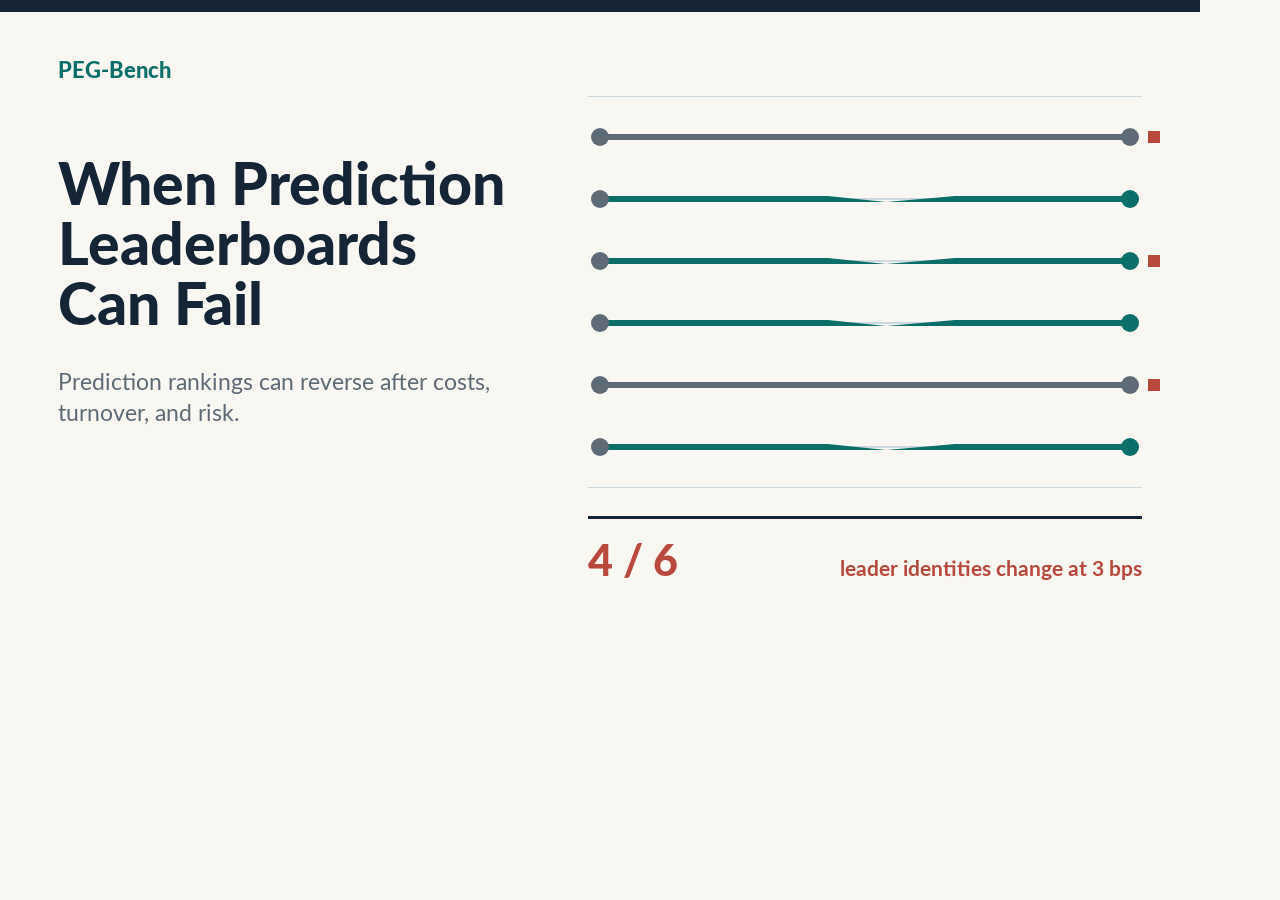
<file: site_tools/social-card.html>
<!doctype html>
<html lang="en">
<head>
  <meta charset="utf-8">
  <meta name="viewport" content="width=1200, initial-scale=1">
  <title>PEG-Bench social preview</title>
  <style>
    @font-face {
      font-family: "Lato";
      src: url("../docs/assets/fonts/Lato-Regular.ttf") format("truetype");
      font-weight: 400;
    }
    @font-face {
      font-family: "Lato";
      src: url("../docs/assets/fonts/Lato-Bold.ttf") format("truetype");
      font-weight: 700;
    }
    @font-face {
      font-family: "Lato";
      src: url("../docs/assets/fonts/Lato-Heavy.ttf") format("truetype");
      font-weight: 900;
    }
    * { box-sizing: border-box; }
    html,
    body {
      width: 1200px;
      height: 630px;
      margin: 0;
      overflow: hidden;
      background: #F8F7F2;
      color: #152536;
      font-family: "Lato", sans-serif;
    }
    main {
      display: grid;
      grid-template-columns: 0.92fr 1.08fr;
      gap: 58px;
      width: 100%;
      height: 100%;
      padding: 48px 58px 46px;
      border-top: 12px solid #152536;
    }
    .copy {
      display: flex;
      flex-direction: column;
      min-width: 0;
    }
    .brand {
      margin: 0;
      color: #0B6E69;
      font-size: 22px;
      font-weight: 900;
      line-height: 1;
    }
    h1 {
      max-width: 540px;
      margin: 76px 0 28px;
      font-size: 59px;
      font-weight: 900;
      line-height: 1.02;
      letter-spacing: 0;
    }
    .thesis {
      max-width: 490px;
      margin: 0;
      color: #5E6B76;
      font-size: 23px;
      line-height: 1.38;
    }
    .trace {
      display: grid;
      grid-template-rows: 1fr auto;
      min-width: 0;
      padding-top: 36px;
    }
    .rows {
      display: grid;
      align-content: center;
      gap: 28px;
      border-block: 1px solid #CDD9DF;
    }
    .row {
      position: relative;
      height: 34px;
    }
    .row::before {
      content: "";
      position: absolute;
      top: 16px;
      left: 12px;
      right: 12px;
      height: 2px;
      background: #CDD9DF;
    }
    .path {
      position: absolute;
      top: 14px;
      left: 12px;
      right: 12px;
      height: 6px;
      background: #5E6B76;
    }
    .changed .path {
      background: #0B6E69;
      clip-path: polygon(0 0, 43% 0, 54% 100%, 67% 0, 100% 0, 100% 100%, 67% 100%, 54% 100%, 43% 100%, 0 100%);
    }
    .origin,
    .endpoint {
      position: absolute;
      top: 8px;
      z-index: 2;
      width: 18px;
      height: 18px;
      border-radius: 50%;
      background: #5E6B76;
    }
    .origin { left: 3px; }
    .endpoint { right: 3px; }
    .changed .endpoint { background: #0B6E69; }
    .negative::after {
      content: "";
      position: absolute;
      top: 11px;
      right: -18px;
      width: 12px;
      height: 12px;
      background: #B8493C;
    }
    .result {
      display: flex;
      align-items: baseline;
      justify-content: space-between;
      gap: 20px;
      margin: 28px 0 0;
      padding-top: 22px;
      border-top: 3px solid #152536;
      color: #B8493C;
      font-size: 21px;
      font-weight: 700;
    }
    .result strong {
      font-size: 43px;
      font-weight: 900;
      line-height: 1;
      white-space: nowrap;
    }
  </style>
</head>
<body>
  <main>
    <section class="copy">
      <p class="brand">PEG-Bench</p>
      <h1>When Prediction Leaderboards Can Fail</h1>
      <p class="thesis">Prediction rankings can reverse after costs, turnover, and risk.</p>
    </section>
    <section class="trace">
      <div class="rows" aria-hidden="true">
        <div class="row negative"><span class="path"></span><span class="origin"></span><span class="endpoint"></span></div>
        <div class="row changed"><span class="path"></span><span class="origin"></span><span class="endpoint"></span></div>
        <div class="row changed negative"><span class="path"></span><span class="origin"></span><span class="endpoint"></span></div>
        <div class="row changed"><span class="path"></span><span class="origin"></span><span class="endpoint"></span></div>
        <div class="row negative"><span class="path"></span><span class="origin"></span><span class="endpoint"></span></div>
        <div class="row changed"><span class="path"></span><span class="origin"></span><span class="endpoint"></span></div>
      </div>
      <p class="result"><strong>4 / 6</strong><span>leader identities change at 3 bps</span></p>
    </section>
  </main>
</body>
</html>
</file>
<file: docs/styles.css>
@font-face {
  font-family: "Lato";
  src: url("./assets/fonts/Lato-Regular.ttf") format("truetype");
  font-style: normal;
  font-weight: 400;
  font-display: swap;
}

@font-face {
  font-family: "Lato";
  src: url("./assets/fonts/Lato-Bold.ttf") format("truetype");
  font-style: normal;
  font-weight: 700;
  font-display: swap;
}

@font-face {
  font-family: "Lato";
  src: url("./assets/fonts/Lato-Heavy.ttf") format("truetype");
  font-style: normal;
  font-weight: 900;
  font-display: swap;
}

:root {
  --paper: #F8F7F2;
  --ink: #152536;
  --teal: #0B6E69;
  --brick: #B8493C;
  --grey: #5E6B76;
  --rule: #CDD9DF;
  --soft: #ECEEEA;
  --white: #FFFFFF;
  --sans: "Lato", "Avenir Next", "Segoe UI", sans-serif;
  --mono: "SFMono-Regular", Consolas, "Liberation Mono", monospace;
  --header-height: 74px;
}

*,
*::before,
*::after {
  box-sizing: border-box;
}

html {
  scroll-behavior: smooth;
  scroll-padding-top: calc(var(--header-height) + 18px + env(safe-area-inset-top));
}

body {
  margin: 0;
  background: var(--paper);
  color: var(--ink);
  font-family: var(--sans);
  font-size: 18px;
  line-height: 1.65;
  letter-spacing: 0;
}

img {
  display: block;
  max-width: 100%;
}

a {
  color: inherit;
}

a,
button,
summary {
  min-height: 44px;
}

:focus-visible {
  outline: 3px solid var(--brick);
  outline-offset: 4px;
}

h1,
h2,
h3,
p,
ol,
dl,
figure {
  margin-top: 0;
}

h1,
h2,
h3 {
  text-wrap: balance;
}

p {
  max-width: 68ch;
  text-wrap: pretty;
}

.shell {
  width: min(calc(100% - 56px), 1240px);
  margin-inline: auto;
}

.band {
  border-block: 1px solid var(--rule);
}

.section {
  padding-block: 108px;
}

section[id],
.anchor-alias {
  scroll-margin-top: calc(var(--header-height) + 18px + env(safe-area-inset-top));
}

.anchor-alias {
  display: block;
  position: relative;
  top: calc((var(--header-height) + 18px) * -1);
  visibility: hidden;
}

.skip-link {
  position: fixed;
  top: max(10px, env(safe-area-inset-top));
  left: max(12px, env(safe-area-inset-left));
  z-index: 30;
  display: inline-flex;
  align-items: center;
  transform: translateY(-180%);
  padding: 8px 12px;
  border-radius: 4px;
  background: var(--ink);
  color: var(--white);
  font-weight: 700;
  text-decoration: none;
}

.skip-link:focus {
  transform: translateY(0);
}

.site-header {
  position: sticky;
  top: 0;
  z-index: 20;
  padding-top: env(safe-area-inset-top);
  padding-inline: env(safe-area-inset-left) env(safe-area-inset-right);
  border-bottom: 1px solid var(--rule);
  background: var(--paper);
}

.nav {
  display: grid;
  grid-template-columns: minmax(150px, 1fr) auto auto;
  gap: 28px;
  align-items: center;
  min-height: var(--header-height);
}

.wordmark {
  display: inline-flex;
  align-items: center;
  width: max-content;
  color: var(--ink);
  font-size: 21px;
  font-weight: 900;
  line-height: 1;
  text-decoration: none;
}

.wordmark span {
  color: var(--brick);
}

.wordmark i {
  color: var(--teal);
  font-style: normal;
}

.nav-primary,
.hero-actions,
.footer-links,
.inline-links {
  display: flex;
  align-items: center;
  flex-wrap: wrap;
}

.nav-primary {
  flex-wrap: nowrap;
  gap: 26px;
}

.nav-primary a,
.nav-paper,
.footer-links a {
  display: inline-flex;
  align-items: center;
  color: var(--ink);
  font-size: 14px;
  font-weight: 700;
  text-decoration: none;
  white-space: nowrap;
}

.nav-primary a:hover,
.footer-links a:hover {
  color: var(--teal);
}

.nav-paper {
  justify-content: center;
  min-width: 78px;
  padding-inline: 16px;
  border: 1px solid var(--ink);
  border-radius: 4px;
  background: var(--ink);
  color: var(--white);
}

.nav-paper:hover {
  border-color: var(--teal);
  background: var(--teal);
}

.mobile-menu {
  display: none;
  position: relative;
}

.hero {
  min-height: clamp(560px, 72vh, 720px);
  padding-block: 72px 66px;
  border-top: 0;
}

.hero-grid {
  display: grid;
  grid-template-columns: repeat(12, minmax(0, 1fr));
  gap: 32px;
  align-items: center;
}

.hero-copy {
  grid-column: 1 / span 6;
  padding-block: 16px;
}

.project-marker,
.kicker,
.plain-label,
.quote-label,
.evidence-label,
.status-label {
  color: var(--teal);
  font-family: var(--mono);
  font-size: 12px;
  font-weight: 700;
  line-height: 1.35;
  text-transform: uppercase;
}

.project-marker {
  margin-bottom: 18px;
}

.hero h1 {
  max-width: 760px;
  margin-bottom: 22px;
  font-size: 68px;
  font-weight: 900;
  line-height: 1.02;
  letter-spacing: 0;
}

.hero-subtitle {
  max-width: 610px;
  margin-bottom: 26px;
  color: var(--teal);
  font-size: 26px;
  font-weight: 700;
  line-height: 1.25;
}

.hero-thesis {
  max-width: 540px;
  margin-bottom: 34px;
  color: var(--grey);
  font-size: 20px;
  line-height: 1.5;
}

.hero-actions {
  gap: 10px 14px;
}

.button,
.text-link {
  display: inline-flex;
  align-items: center;
  justify-content: center;
  border-radius: 4px;
  font-size: 15px;
  font-weight: 700;
  line-height: 1;
  text-decoration: none;
  white-space: nowrap;
}

.button {
  padding: 14px 19px;
  border: 1px solid var(--ink);
}

.button-primary {
  background: var(--ink);
  color: var(--white);
}

.button-primary:hover {
  border-color: var(--teal);
  background: var(--teal);
}

.button-secondary {
  background: transparent;
  color: var(--ink);
}

.button-secondary:hover {
  border-color: var(--teal);
  color: var(--teal);
}

.text-link {
  padding-inline: 4px;
  color: var(--brick);
  text-decoration: underline;
  text-decoration-thickness: 1px;
  text-underline-offset: 4px;
}

.text-link:hover {
  color: var(--teal);
}

.hero-evidence {
  grid-column: 7 / -1;
  width: min(100%, 560px);
  max-width: 560px;
  margin: 0 0 0 auto;
  padding-top: 18px;
  border-top: 2px solid var(--ink);
}

.hero-figure-label {
  margin: 0 0 12px;
  color: var(--teal);
  font-family: var(--mono);
  font-size: 12px;
  font-weight: 700;
  line-height: 1.35;
  text-transform: uppercase;
}

.hero-evidence img {
  width: 100%;
  height: auto;
  aspect-ratio: 1567 / 694;
  object-fit: contain;
  background: var(--white);
}

figcaption {
  display: flex;
  justify-content: space-between;
  gap: 18px;
  margin-top: 12px;
  padding-top: 10px;
  border-top: 1px solid var(--rule);
  color: var(--grey);
  font-size: 14px;
  line-height: 1.4;
}

figcaption strong {
  color: var(--ink);
}

.hero-evidence figcaption strong {
  flex: 0 0 auto;
  color: var(--brick);
  font-size: 32px;
  line-height: 1;
}

.hero-evidence figcaption span {
  max-width: 240px;
  font-size: 15px;
  text-align: right;
}

.reader-map {
  background: var(--soft);
}

.reader-map-grid {
  display: grid;
  grid-template-columns: repeat(12, minmax(0, 1fr));
  gap: 32px;
  padding-block: 24px;
  align-items: start;
}

.reader-map .kicker {
  grid-column: 1 / span 2;
  margin: 9px 0 0;
  color: var(--ink);
}

.reader-map ol {
  grid-column: 3 / -1;
  display: grid;
  grid-template-columns: repeat(4, minmax(0, 1fr));
  margin: 0;
  padding: 0;
  border-top: 1px solid var(--rule);
  list-style: none;
}

.reader-map li {
  min-width: 0;
  border-bottom: 1px solid var(--rule);
}

.reader-map a {
  display: grid;
  grid-template-columns: 27px minmax(0, 1fr);
  gap: 8px;
  align-items: center;
  min-height: 52px;
  padding: 4px 12px 4px 0;
  color: var(--ink);
  font-size: 14px;
  font-weight: 700;
  line-height: 1.25;
  text-decoration: none;
}

.reader-map a:hover {
  color: var(--teal);
}

.reader-map a span {
  color: var(--teal);
  font-family: var(--mono);
  font-size: 11px;
}

.numbered-heading {
  display: grid;
  grid-template-columns: repeat(12, minmax(0, 1fr));
  gap: 32px;
  align-items: start;
}

.numbered-heading > span {
  grid-column: 1;
  padding-top: 9px;
  color: var(--brick);
  font-family: var(--mono);
  font-size: 14px;
  font-weight: 700;
}

.numbered-heading > div {
  grid-column: 2 / span 9;
}

.numbered-heading .kicker {
  margin-bottom: 10px;
}

.numbered-heading h2 {
  max-width: 840px;
  margin-bottom: 0;
  font-size: 50px;
  font-weight: 900;
  line-height: 1.08;
  letter-spacing: 0;
}

.section-intro,
.mechanism-lede {
  max-width: 68ch;
  margin: 28px 0 42px calc((100% + 24px) / 12);
  color: var(--grey);
}

.problem-grid {
  display: grid;
  grid-template-columns: repeat(2, minmax(0, 1fr));
  gap: 58px;
  max-width: 1028px;
  margin: 52px 0 0 calc((100% + 24px) / 12);
}

.plain-reading,
.formal-reading {
  padding-top: 18px;
  border-top: 1px solid var(--rule);
}

.plain-label,
.quote-label {
  margin-bottom: 12px;
}

.plain-reading .plain-label {
  color: var(--teal);
}

.formal-reading .plain-label {
  color: var(--brick);
}

.problem-grid p:not(.plain-label) {
  margin-bottom: 17px;
  color: var(--grey);
}

.problem-grid p:last-child {
  margin-bottom: 0;
}

.reading-note {
  padding-top: 14px;
  border-top: 1px solid var(--rule);
  font-size: 15px;
}

.decision-chain {
  margin: 44px 0 0 calc((100% + 24px) / 12);
  color: var(--grey);
  font-family: var(--mono);
  font-size: 14px;
}

.decision-chain strong {
  color: var(--ink);
}

.problem-flow,
.concept-flow {
  display: grid;
  grid-template-columns: 1fr 32px 1fr 32px 1fr;
  gap: 14px;
  align-items: center;
  margin: 28px 0 0 calc((100% + 24px) / 12);
  padding-block: 20px;
  border-block: 1px solid var(--rule);
}

.problem-flow div {
  display: grid;
  gap: 5px;
}

.problem-flow div > span {
  color: var(--teal);
  font-family: var(--mono);
  font-size: 11px;
  font-weight: 700;
  text-transform: uppercase;
}

.problem-flow strong {
  font-size: 15px;
  line-height: 1.35;
}

.flow-arrow {
  color: var(--brick);
  font-size: 21px;
  font-weight: 700;
  text-align: center;
}

.concept-band,
.mechanism-band,
.engineering-band {
  padding-block: 104px;
  background: var(--soft);
}

.numbered-heading-light,
.numbered-heading-light h2 {
  color: var(--ink);
}

.numbered-heading-light > span {
  color: var(--teal);
}

.concept-flow {
  align-items: stretch;
  margin-top: 48px;
}

.concept-flow article {
  min-height: 210px;
  padding-block: 18px;
}

.concept-index {
  color: var(--teal);
  font-family: var(--mono);
  font-size: 13px;
  font-weight: 700;
}

.concept-flow h3 {
  margin: 36px 0 10px;
  font-size: 21px;
  line-height: 1.2;
}

.concept-flow p {
  margin-bottom: 0;
  color: var(--grey);
  font-size: 15px;
  line-height: 1.5;
}

.glossary-grid {
  display: grid;
  grid-template-columns: repeat(5, minmax(0, 1fr));
  margin: 36px 0 0 calc((100% + 24px) / 12);
  border-top: 1px solid var(--rule);
}

.glossary-grid > div {
  min-height: 132px;
  padding: 16px 16px 16px 0;
  border-bottom: 1px solid var(--rule);
}

.glossary-grid > div + div {
  padding-left: 16px;
}

.glossary-grid span {
  color: var(--teal);
  font-family: var(--mono);
  font-size: 14px;
  font-weight: 700;
}

.glossary-grid p {
  margin: 15px 0 0;
  color: var(--grey);
  font-size: 15px;
  line-height: 1.45;
}

.design-table-wrap,
.mechanism-table-wrap,
.limits-table-wrap,
.result-table-wrap {
  margin-left: calc((100% + 24px) / 12);
}

.design-table,
.mechanism-table,
.limits-table,
.result-table,
.responsive-table {
  width: 100%;
  border-collapse: collapse;
  border-top: 1px solid var(--rule);
}

.design-table caption,
.mechanism-table caption,
.limits-table caption,
.result-table caption {
  padding-bottom: 12px;
  color: var(--grey);
  font-size: 15px;
  font-weight: 700;
  text-align: left;
  caption-side: top;
}

.design-table th,
.design-table td,
.mechanism-table th,
.mechanism-table td,
.limits-table th,
.limits-table td,
.result-table th,
.result-table td {
  padding: 14px;
  border-bottom: 1px solid var(--rule);
  text-align: left;
  vertical-align: top;
  font-size: 15px;
  line-height: 1.45;
}

.design-table thead th,
.mechanism-table thead th,
.limits-table thead th,
.result-table thead th {
  color: var(--grey);
  font-family: var(--mono);
  font-size: 12px;
  font-weight: 700;
  text-transform: uppercase;
}

.design-table tbody th,
.mechanism-table tbody th,
.limits-table tbody th,
.result-table tbody th {
  font-weight: 700;
}

.cost-list span {
  color: var(--brick);
  font-family: var(--mono);
  font-size: 13px;
  font-weight: 700;
}

.contract-figure {
  margin: 48px 0 0 calc((100% + 24px) / 12);
  padding-top: 16px;
  border-top: 1px solid var(--rule);
}

.contract-figure img {
  width: 100%;
  height: auto;
  aspect-ratio: 1916 / 821;
  object-fit: contain;
  background: var(--white);
}

.contract-figure figcaption {
  align-items: start;
}

.inline-links {
  gap: 8px 20px;
  margin: 18px 0 0 calc((100% + 24px) / 12);
}

.inline-links a {
  display: inline-flex;
  align-items: center;
  color: var(--brick);
  font-size: 14px;
  font-weight: 700;
  text-decoration-thickness: 1px;
  text-underline-offset: 3px;
}

.inline-links a:hover {
  color: var(--teal);
}

.cost-band {
  padding-block: 68px;
  background: var(--paper);
}

.cost-grid {
  display: grid;
  grid-template-columns: repeat(12, minmax(0, 1fr));
  gap: 24px;
  align-items: start;
}

.cost-grid > div:first-child {
  grid-column: 1 / span 4;
}

.cost-grid h2,
.boundary-grid h2 {
  margin-bottom: 0;
  font-size: 40px;
  font-weight: 900;
  line-height: 1.12;
}

.cost-list {
  grid-column: 6 / -1;
  border-top: 1px solid var(--rule);
}

.cost-list div {
  display: grid;
  grid-template-columns: 180px 1fr;
  gap: 24px;
  padding-block: 15px;
  border-bottom: 1px solid var(--rule);
}

.cost-list p {
  margin: 0;
  color: var(--grey);
  font-size: 15px;
}

.cost-grid > .inline-links {
  grid-column: 6 / -1;
  margin: 0;
}

.mechanism-lede {
  margin-bottom: 38px;
}

.mechanism-example,
.results-uncertainty {
  max-width: 68ch;
  margin: 38px 0 0 calc((100% + 24px) / 12);
  padding-top: 18px;
  border-top: 1px solid var(--rule);
}

.mechanism-example p:last-child,
.results-uncertainty p {
  margin-bottom: 0;
  color: var(--grey);
}

.evidence-legend {
  display: grid;
  grid-template-columns: repeat(4, minmax(0, 1fr));
  margin: 0 0 38px calc((100% + 24px) / 12);
  border-top: 1px solid var(--rule);
}

.evidence-legend article {
  min-height: 152px;
  padding: 16px 16px 16px 0;
  border-bottom: 1px solid var(--rule);
}

.evidence-legend article + article {
  padding-left: 16px;
}

.evidence-label {
  margin-bottom: 8px;
}

.evidence-label.active {
  color: var(--brick);
}

.evidence-label.diagnostic,
.evidence-label.target {
  color: var(--grey);
}

.evidence-legend article > p:last-child {
  margin-bottom: 0;
  color: var(--grey);
  font-size: 14px;
  line-height: 1.45;
}

.ranking-figure {
  margin: 0 0 42px calc((100% + 24px) / 12);
}

.motion-stage,
.ranking-figure figcaption {
  width: min(100%, 880px);
}

.motion-fallback {
  display: block;
  width: 100%;
  height: auto;
  aspect-ratio: 2500 / 2475;
  object-fit: contain;
}

.motion-canvas {
  display: none;
  width: 100%;
  aspect-ratio: 8 / 3;
}

.motion-canvas svg {
  display: block;
  width: 100%;
  height: 100%;
}

.motion-stage[data-motion-state="ready"] .motion-fallback {
  display: none;
}

.motion-stage[data-motion-state="ready"] .motion-canvas {
  display: block;
}

.result-table th,
.result-table td {
  font-size: 15px;
}

.num {
  font-family: var(--mono);
  font-size: 14px !important;
  font-variant-numeric: tabular-nums;
}

.prediction-value {
  color: var(--teal);
  font-weight: 700;
}

.execution-value {
  color: var(--brick);
  font-weight: 700;
}

.status {
  display: inline-flex;
  align-items: center;
  min-height: 28px;
  padding: 3px 7px;
  border-radius: 4px;
  font-family: var(--mono);
  font-size: 11px;
  font-weight: 700;
  line-height: 1.25;
}

.status.changed {
  background: var(--brick);
  color: var(--white);
}

.status.same {
  background: var(--soft);
  color: var(--ink);
}

.table-note {
  display: grid;
  grid-template-columns: 10px minmax(0, 1fr);
  gap: 10px;
  max-width: 68ch;
  margin: 15px 0 0 calc((100% + 24px) / 12);
  color: var(--grey);
  font-size: 14px;
}

.note-dot {
  width: 8px;
  height: 8px;
  margin-top: 7px;
  background: var(--brick);
}

.results-links {
  margin-top: 24px;
}

.figure-grid {
  display: grid;
  grid-template-columns: repeat(2, minmax(0, 1fr));
  gap: 28px;
  margin: 52px 0 0 calc((100% + 24px) / 12);
}

.figure-card {
  margin: 0;
  padding-top: 16px;
  border-top: 1px solid var(--rule);
}

.figure-card img {
  width: 100%;
  background: var(--white);
  object-fit: contain;
}

.figure-card-heatmap img {
  aspect-ratio: 1038 / 600;
}

.figure-card-scatter img {
  aspect-ratio: 1038 / 512;
}

.figure-card figcaption {
  display: grid;
  gap: 4px;
}

.protocol-caveat {
  display: grid;
  grid-template-columns: .75fr 1.25fr;
  gap: 56px;
  margin: 54px 0 0 calc((100% + 24px) / 12);
  padding-block: 22px;
  border-block: 1px solid var(--rule);
}

.protocol-caveat h3 {
  margin-bottom: 0;
  font-size: 22px;
  line-height: 1.25;
}

.protocol-caveat > div:last-child > p:first-child {
  margin-bottom: 0;
  color: var(--grey);
  font-size: 15px;
}

.protocol-caveat .inline-links {
  margin: 18px 0 0;
}

.results-uncertainty .text-link {
  margin-top: 14px;
}

.claim-status-grid {
  display: grid;
  grid-template-columns: repeat(3, minmax(0, 1fr));
  gap: 32px;
  margin: 48px 0 0 calc((100% + 24px) / 12);
}

.status-panel {
  min-height: 218px;
  padding-top: 17px;
  border-top: 1px solid var(--rule);
}

.status-panel.completed .status-label {
  color: var(--teal);
}

.status-panel.diagnostic .status-label,
.status-panel.pending .status-label {
  color: var(--grey);
}

.status-panel h3 {
  margin-bottom: 10px;
  font-size: 20px;
  line-height: 1.25;
}

.status-panel p:last-child {
  margin-bottom: 0;
  color: var(--grey);
  font-size: 15px;
}

.transfer-disclosure {
  margin: 28px 0 38px calc((100% + 24px) / 12);
  color: var(--ink);
  font-size: 15px;
  font-weight: 700;
}

.application-matrix {
  margin-left: calc((100% + 24px) / 12);
  border-top: 1px solid var(--rule);
}

.application-row {
  display: grid;
  grid-template-columns: repeat(12, minmax(0, 1fr));
  gap: 24px;
  padding-block: 18px;
  border-bottom: 1px solid var(--rule);
}

.application-row h3 {
  grid-column: 1 / span 3;
  margin-bottom: 0;
  font-size: 18px;
}

.application-row dl {
  grid-column: 4 / -1;
  display: grid;
  grid-template-columns: repeat(4, minmax(0, 1fr));
  gap: 20px;
  margin-bottom: 0;
}

.application-row dt {
  margin-bottom: 5px;
  color: var(--teal);
  font-family: var(--mono);
  font-size: 11px;
  font-weight: 700;
  text-transform: uppercase;
}

.application-row dd {
  margin: 0;
  color: var(--grey);
  font-size: 14px;
  line-height: 1.45;
}

.engineering-note {
  max-width: 68ch;
  margin: 34px 0 0 calc((100% + 24px) / 12);
  padding-top: 17px;
  border-top: 1px solid var(--rule);
  color: var(--grey);
  font-size: 15px;
}

.engineering-note strong {
  color: var(--ink);
}

.materials-grid {
  display: grid;
  grid-template-columns: repeat(2, minmax(0, 1fr));
  gap: 34px 42px;
  margin: 42px 0 0 calc((100% + 24px) / 12);
}

.materials-group {
  border-top: 1px solid var(--rule);
}

.materials-group h3 {
  margin: 14px 0 8px;
  color: var(--teal);
  font-size: 17px;
}

.material-link {
  display: grid;
  grid-template-columns: minmax(0, 1fr) 20px;
  gap: 14px;
  align-items: center;
  min-height: 94px;
  padding-block: 14px;
  border-bottom: 1px solid var(--rule);
  color: var(--ink);
  text-decoration: none;
}

.material-link:hover {
  color: var(--teal);
}

.material-link strong,
.material-link small {
  display: block;
}

.material-link strong {
  font-size: 16px;
  line-height: 1.3;
}

.material-link small {
  margin-top: 4px;
  color: var(--grey);
  font-size: 14px;
  line-height: 1.4;
}

.material-link > span:last-child {
  color: var(--brick);
  font-size: 18px;
  font-weight: 700;
}

.citation-block {
  max-width: 68ch;
  margin: 46px 0 0 calc((100% + 24px) / 12);
  padding-top: 19px;
  border-top: 1px solid var(--rule);
}

.citation-block p {
  margin-bottom: 7px;
  font-size: 15px;
}

.citation-block cite {
  font-style: italic;
}

.citation-url {
  color: var(--grey);
  font-family: var(--mono);
  font-size: 13px !important;
  overflow-wrap: anywhere;
}

.boundary-band {
  padding-block: 64px;
  background: var(--soft);
}

.boundary-grid {
  display: grid;
  grid-template-columns: repeat(12, minmax(0, 1fr));
  gap: 24px;
  align-items: start;
}

.boundary-grid > div:first-child {
  grid-column: 1 / span 5;
}

.boundary-copy {
  grid-column: 7 / -1;
}

.boundary-copy p {
  margin-bottom: 15px;
  color: var(--grey);
  font-size: 17px;
}

.boundary-band .text-link {
  color: var(--teal);
}

.site-footer {
  padding-block: 40px max(40px, env(safe-area-inset-bottom));
  padding-inline: env(safe-area-inset-left) env(safe-area-inset-right);
  border-top: 1px solid var(--rule);
  background: var(--ink);
  color: var(--white);
}

.footer-grid {
  display: grid;
  grid-template-columns: 1fr 1fr;
  gap: 26px;
  align-items: end;
}

.footer-grid .wordmark,
.footer-links a {
  color: var(--white);
}

.footer-grid > div:first-child p {
  max-width: 390px;
  margin: 14px 0 0;
  color: var(--rule);
  font-size: 14px;
}

.footer-links {
  justify-content: flex-end;
  gap: 8px 20px;
}

.footer-meta {
  grid-column: 1 / -1;
  margin-bottom: 0;
  color: var(--rule);
  font-family: var(--mono);
  font-size: 12px;
}

.not-found {
  min-height: calc(100dvh - var(--header-height));
  max-width: 830px;
  padding-top: 120px;
  padding-bottom: 100px;
}

.not-found h1 {
  max-width: 650px;
  margin-bottom: 22px;
  font-size: 54px;
  font-weight: 900;
  line-height: 1.05;
}

.not-found > p:not(.kicker) {
  max-width: 650px;
  margin-bottom: 30px;
  color: var(--grey);
  font-size: 18px;
}

.not-found-links {
  display: flex;
  flex-wrap: wrap;
  align-items: center;
  gap: 12px 22px;
  padding-top: 20px;
  border-top: 1px solid var(--rule);
}

@media (hover: hover) {
  .button,
  .nav-paper,
  .reader-map a,
  .material-link,
  .nav-primary a,
  .footer-links a,
  .text-link,
  .inline-links a {
    transition: color 160ms ease-out, background-color 160ms ease-out, border-color 160ms ease-out, transform 160ms ease-out;
  }

  .button:active,
  .nav-paper:active,
  .material-link:active {
    transform: translateY(1px);
  }
}

@media (max-width: 1040px) {
  .hero h1 {
    font-size: 58px;
  }

  .numbered-heading h2 {
    font-size: 44px;
  }

  .hero-evidence {
    grid-column: 7 / -1;
    max-width: 520px;
  }

  .hero-copy {
    grid-column: 1 / span 6;
  }

  .section-intro,
  .mechanism-lede,
  .problem-grid,
  .decision-chain,
  .problem-flow,
  .concept-flow,
  .glossary-grid,
  .design-table-wrap,
  .mechanism-table-wrap,
  .limits-table-wrap,
  .result-table-wrap,
  .contract-figure,
  .inline-links,
  .mechanism-example,
  .evidence-legend,
  .ranking-figure,
  .table-note,
  .figure-grid,
  .protocol-caveat,
  .results-uncertainty,
  .claim-status-grid,
  .transfer-disclosure,
  .application-matrix,
  .engineering-note,
  .materials-grid,
  .citation-block {
    margin-left: 0;
  }
}

@media (max-width: 860px) {
  .nav {
    gap: 18px;
  }

  .nav-primary {
    gap: 16px;
  }

  .hero-grid,
  .cost-grid,
  .boundary-grid {
    grid-template-columns: repeat(8, minmax(0, 1fr));
  }

  .hero-grid {
    grid-template-columns: 1fr;
  }

  .hero-copy {
    grid-column: auto;
  }

  .hero-evidence {
    grid-column: auto;
    width: 100%;
    max-width: 760px;
    margin-left: 0;
  }

  .reader-map .kicker {
    grid-column: 1 / span 3;
  }

  .reader-map ol {
    grid-column: 4 / -1;
    grid-template-columns: repeat(2, minmax(0, 1fr));
  }

  .problem-grid,
  .protocol-caveat {
    grid-template-columns: 1fr;
    gap: 32px;
  }

  .figure-grid {
    grid-template-columns: 1fr;
  }

  .figure-card:first-child {
    grid-column: auto;
  }

  .cost-grid > div:first-child,
  .boundary-grid > div:first-child {
    grid-column: 1 / span 3;
  }

  .cost-list,
  .cost-grid > .inline-links,
  .boundary-copy {
    grid-column: 4 / -1;
  }

  .materials-grid {
    gap: 30px;
  }
}

@media (max-width: 767px) {
  .contract-figure {
    display: none;
  }
}

@media (max-width: 720px) {
  body {
    font-size: 17px;
  }

  .shell {
    width: min(calc(100% - 36px), 1180px);
  }

  .site-header {
    padding-inline: max(0px, env(safe-area-inset-left)) max(0px, env(safe-area-inset-right));
  }

  .nav {
    grid-template-columns: minmax(0, 1fr) auto auto;
    gap: 8px;
  }

  .nav-primary {
    display: none;
  }

  .nav-paper {
    min-width: 68px;
    padding-inline: 12px;
  }

  .mobile-menu {
    display: block;
  }

  .mobile-menu summary {
    display: grid;
    place-items: center;
    width: 44px;
    padding: 0;
    border: 1px solid var(--rule);
    border-radius: 4px;
    color: var(--ink);
    cursor: pointer;
    list-style: none;
  }

  .mobile-menu summary::-webkit-details-marker {
    display: none;
  }

  .mobile-menu summary span,
  .mobile-menu summary span::before,
  .mobile-menu summary span::after {
    display: block;
    width: 18px;
    height: 1px;
    background: currentColor;
  }

  .mobile-menu summary span {
    position: relative;
  }

  .mobile-menu summary span::before,
  .mobile-menu summary span::after {
    content: "";
    position: absolute;
    left: 0;
  }

  .mobile-menu summary span::before {
    top: -6px;
  }

  .mobile-menu summary span::after {
    top: 6px;
  }

  .mobile-menu[open] summary span {
    background: transparent;
  }

  .mobile-menu[open] summary span::before {
    top: 0;
    transform: rotate(45deg);
  }

  .mobile-menu[open] summary span::after {
    top: 0;
    transform: rotate(-45deg);
  }

  .mobile-menu nav {
    position: absolute;
    top: calc(100% + 12px);
    right: 0;
    display: grid;
    width: min(280px, calc(100vw - 36px - env(safe-area-inset-left) - env(safe-area-inset-right)));
    border: 1px solid var(--rule);
    background: var(--paper);
  }

  .mobile-menu nav a {
    display: flex;
    align-items: center;
    min-height: 48px;
    padding-inline: 16px;
    border-bottom: 1px solid var(--rule);
    color: var(--ink);
    font-size: 14px;
    font-weight: 700;
    text-decoration: none;
  }

  .mobile-menu nav a:last-child {
    border-bottom: 0;
  }

  .hero {
    min-height: 0;
    padding-block: 44px 34px;
  }

  .hero-grid {
    grid-template-columns: 1fr;
    gap: 30px;
  }

  .hero-copy,
  .hero-evidence {
    grid-column: auto;
  }

  .hero-copy {
    padding: 0;
  }

  .hero h1 {
    font-size: 42px;
    line-height: 1.04;
  }

  .hero-subtitle {
    font-size: 22px;
  }

  .hero-thesis {
    margin-bottom: 26px;
    font-size: 18px;
  }

  .hero-evidence {
    width: 100%;
    margin-inline: auto;
    padding-top: 14px;
  }

  .hero-evidence img {
    aspect-ratio: 1567 / 694;
    object-fit: contain;
  }

  .hero-figure-label {
    margin-bottom: 10px;
    font-size: 11px;
  }

  .hero-evidence figcaption strong {
    font-size: 28px;
  }

  .hero-evidence figcaption span {
    font-size: 14px;
  }

  .reader-map-grid {
    grid-template-columns: 1fr;
    gap: 12px;
  }

  .reader-map .kicker,
  .reader-map ol {
    grid-column: auto;
  }

  .reader-map .kicker {
    margin-top: 0;
  }

  .reader-map ol {
    grid-template-columns: repeat(2, minmax(0, 1fr));
  }

  .section,
  .concept-band,
  .mechanism-band,
  .engineering-band {
    padding-block: 74px;
  }

  .numbered-heading {
    grid-template-columns: 40px minmax(0, 1fr);
    gap: 14px;
  }

  .numbered-heading > span,
  .numbered-heading > div {
    grid-column: auto;
  }

  .numbered-heading h2 {
    font-size: 36px;
  }

  .section-intro,
  .mechanism-lede {
    margin-top: 24px;
    margin-bottom: 34px;
  }

  .problem-grid {
    grid-template-columns: 1fr;
    gap: 30px;
    margin-top: 38px;
  }

  .decision-chain {
    margin-top: 36px;
  }

  .problem-flow,
  .concept-flow {
    grid-template-columns: 1fr;
    gap: 10px;
  }

  .problem-flow .flow-arrow,
  .concept-flow .flow-arrow {
    transform: rotate(90deg);
  }

  .concept-flow article {
    min-height: 0;
    padding-block: 16px;
  }

  .concept-flow h3 {
    margin-top: 20px;
  }

  .glossary-grid {
    grid-template-columns: 1fr;
  }

  .glossary-grid > div,
  .glossary-grid > div + div {
    min-height: 0;
    padding: 14px 0;
  }

  .design-table-wrap,
  .mechanism-table-wrap,
  .limits-table-wrap,
  .result-table-wrap {
    overflow: visible;
  }

  .responsive-table thead,
  .design-table thead,
  .mechanism-table thead,
  .limits-table thead,
  .result-table thead {
    position: absolute;
    width: 1px;
    height: 1px;
    overflow: hidden;
    clip-path: inset(50%);
  }

  .responsive-table,
  .responsive-table tbody,
  .responsive-table tr,
  .responsive-table th,
  .responsive-table td,
  .design-table,
  .design-table tbody,
  .design-table tr,
  .design-table th,
  .design-table td,
  .mechanism-table,
  .mechanism-table tbody,
  .mechanism-table tr,
  .mechanism-table th,
  .mechanism-table td,
  .limits-table,
  .limits-table tbody,
  .limits-table tr,
  .limits-table th,
  .limits-table td,
  .result-table,
  .result-table tbody,
  .result-table tr,
  .result-table th,
  .result-table td {
    display: block;
    width: 100%;
  }

  .responsive-table tr,
  .design-table tr,
  .mechanism-table tr,
  .limits-table tr,
  .result-table tr {
    padding-block: 18px;
    border-top: 1px solid var(--rule);
  }

  .responsive-table tbody tr:first-child,
  .design-table tbody tr:first-child,
  .mechanism-table tbody tr:first-child,
  .limits-table tbody tr:first-child,
  .result-table tbody tr:first-child {
    border-top: 0;
  }

  .responsive-table th[scope="row"],
  .design-table th[scope="row"],
  .mechanism-table th[scope="row"],
  .limits-table th[scope="row"],
  .result-table th[scope="row"] {
    padding: 0 0 10px;
    border: 0;
    color: var(--ink);
    font-size: 18px;
  }

  .responsive-table td,
  .design-table td,
  .mechanism-table td,
  .limits-table td,
  .result-table td {
    display: grid;
    grid-template-columns: minmax(108px, .42fr) 1fr;
    gap: 14px;
    padding: 4px 0;
    border: 0;
    overflow-wrap: normal;
  }

  .responsive-table td::before,
  .design-table td::before,
  .mechanism-table td::before,
  .limits-table td::before,
  .result-table td::before {
    content: attr(data-label);
    color: var(--grey);
    font-family: var(--mono);
    font-size: 11px;
    font-weight: 700;
    line-height: 1.35;
    text-transform: uppercase;
  }

  .design-table caption,
  .mechanism-table caption,
  .limits-table caption,
  .result-table caption {
    display: block;
    width: 100%;
  }

  .cost-grid,
  .boundary-grid {
    grid-template-columns: 1fr;
    gap: 32px;
  }

  .cost-grid > div:first-child,
  .cost-list,
  .cost-grid > .inline-links,
  .boundary-grid > div:first-child,
  .boundary-copy {
    grid-column: auto;
  }

  .cost-list div {
    grid-template-columns: 1fr;
    gap: 4px;
  }

  .evidence-legend {
    grid-template-columns: 1fr;
  }

  .evidence-legend article,
  .evidence-legend article + article {
    min-height: 0;
    padding: 14px 0;
  }

  .ranking-figure {
    margin-bottom: 34px;
  }

  .table-note {
    margin-top: 14px;
  }

  .protocol-caveat,
  .claim-status-grid,
  .materials-grid {
    grid-template-columns: 1fr;
  }

  .claim-status-grid {
    gap: 26px;
  }

  .status-panel {
    min-height: 0;
  }

  .application-row {
    grid-template-columns: 1fr;
    gap: 14px;
  }

  .application-row h3,
  .application-row dl {
    grid-column: auto;
  }

  .application-row dl {
    grid-template-columns: 1fr;
    gap: 12px;
  }

  .figure-grid {
    grid-template-columns: 1fr;
  }

  .figure-card:first-child {
    grid-column: auto;
  }

  .materials-grid {
    gap: 26px;
  }

  .footer-grid {
    grid-template-columns: 1fr;
    align-items: start;
  }

  .footer-links {
    justify-content: flex-start;
  }

  .footer-meta {
    grid-column: auto;
  }

  .not-found {
    padding-top: 78px;
    padding-bottom: 76px;
  }

  .not-found h1 {
    font-size: 40px;
  }
}

@media (min-width: 721px) and (max-width: 860px) {
  .hero-grid {
    grid-template-columns: repeat(12, minmax(0, 1fr));
    align-items: center;
  }

  .hero-copy {
    grid-column: 1 / span 6;
  }

  .hero-evidence {
    grid-column: 7 / -1;
    max-width: 520px;
    margin-left: auto;
  }
}

@media (min-width: 390px) and (max-width: 720px) {
  .shell {
    width: min(calc(100% - 44px), 1180px);
  }
}

@media (max-width: 359px) {
  .shell {
    width: min(calc(100% - 36px), 1180px);
  }

  .hero {
    padding-block: 32px 18px;
  }

  .hero-grid {
    gap: 18px;
  }

  .wordmark {
    font-size: 17px;
  }

  .nav-paper {
    min-width: 62px;
    padding-inline: 9px;
  }

  .hero h1 {
    font-size: 36px;
  }

  .hero-thesis {
    margin-bottom: 20px;
  }

  .reader-map ol {
    grid-template-columns: 1fr;
  }

  .hero-actions {
    display: grid;
    grid-template-columns: minmax(0, 1fr) minmax(0, 1.12fr) auto;
    gap: 8px;
    align-items: stretch;
  }

  .hero-actions .button {
    min-width: 0;
    padding-inline: 8px;
  }

  .responsive-table td,
  .design-table td,
  .mechanism-table td,
  .limits-table td,
  .result-table td {
    grid-template-columns: 1fr;
    gap: 2px;
  }
}

@media (prefers-reduced-motion: reduce) {
  html {
    scroll-behavior: auto;
  }

  *,
  *::before,
  *::after {
    scroll-behavior: auto !important;
    transition-duration: .01ms !important;
    animation-duration: .01ms !important;
    animation-iteration-count: 1 !important;
  }

  .motion-stage[data-motion-state="ready"] .motion-fallback {
    display: block;
  }

  .motion-stage[data-motion-state="ready"] .motion-canvas {
    display: none;
  }
}

@media print {
  .site-header,
  .skip-link,
  .hero-actions,
  .reader-map,
  .site-footer {
    display: none;
  }

  body,
  .hero,
  .concept-band,
  .mechanism-band,
  .engineering-band,
  .boundary-band {
    background: var(--white);
    color: var(--ink);
  }

  .section,
  .concept-band,
  .mechanism-band,
  .engineering-band {
    padding-block: 36px;
  }
}
</file>
